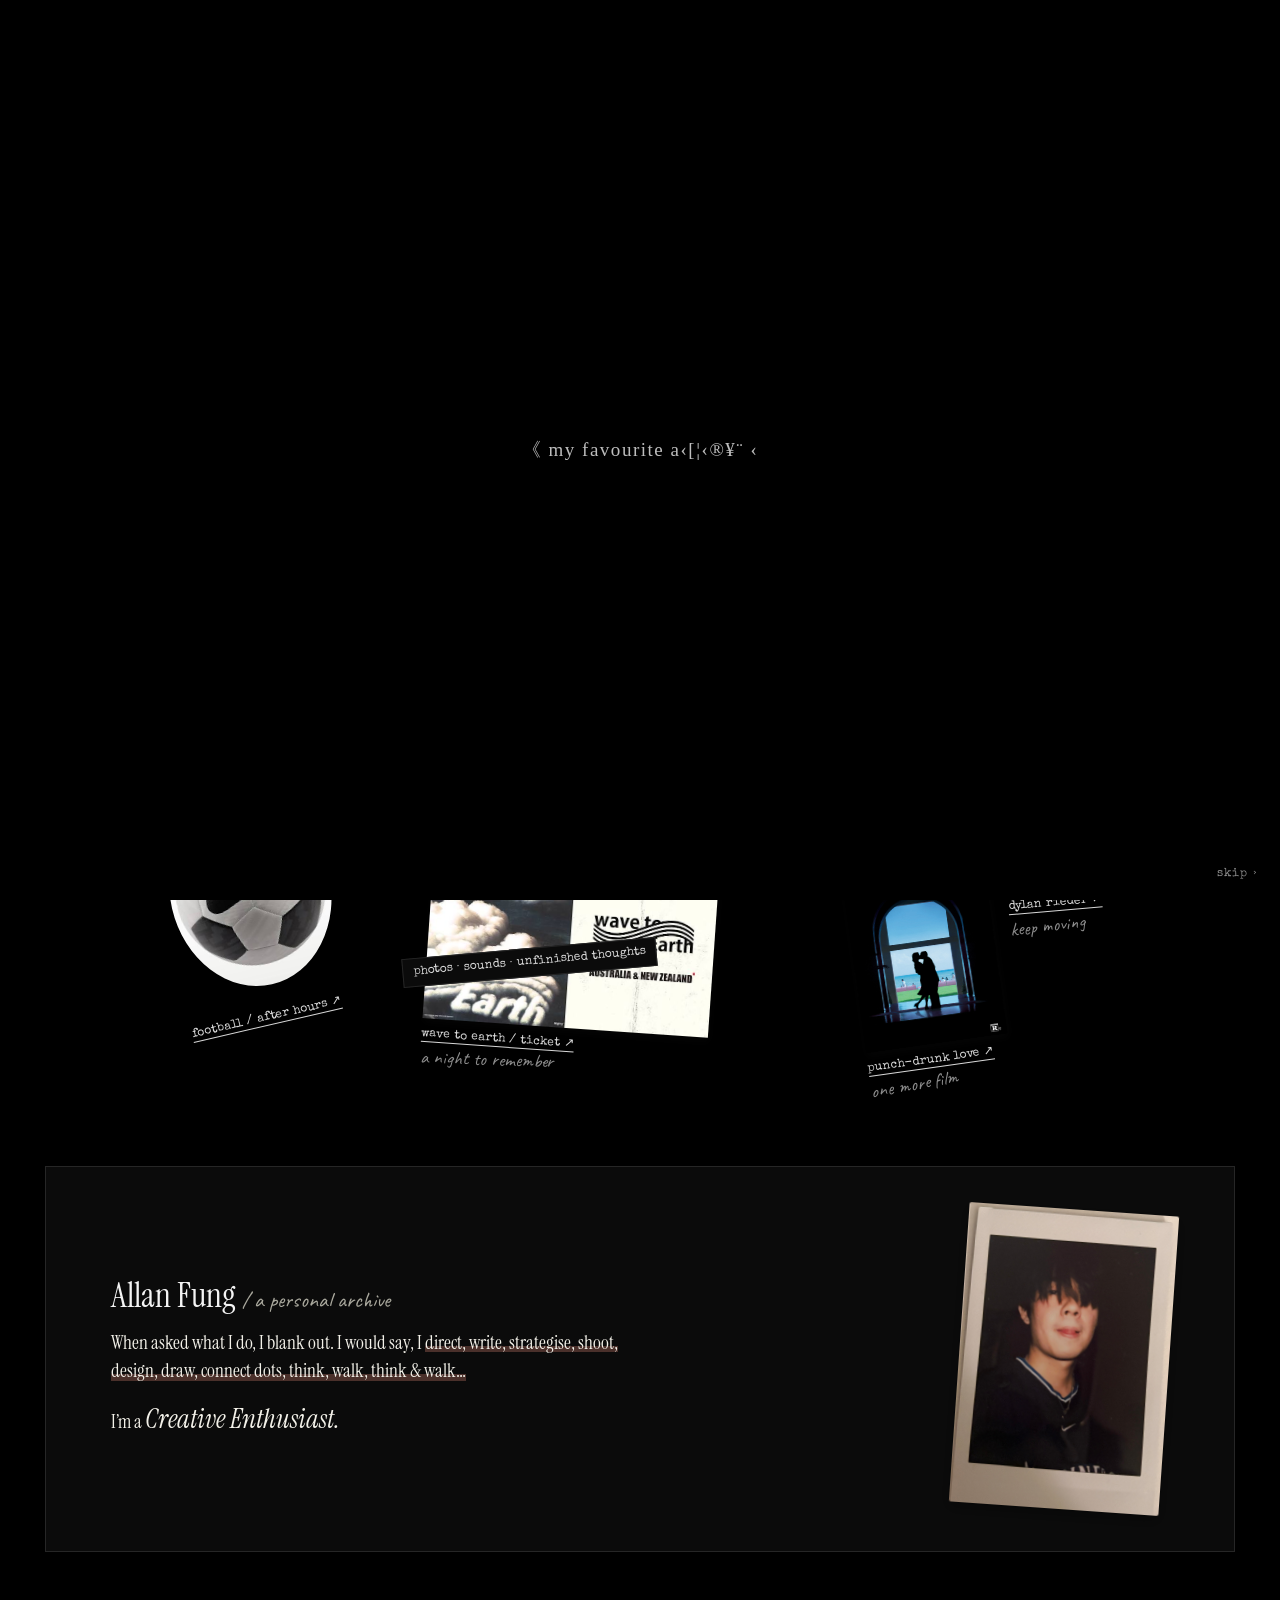
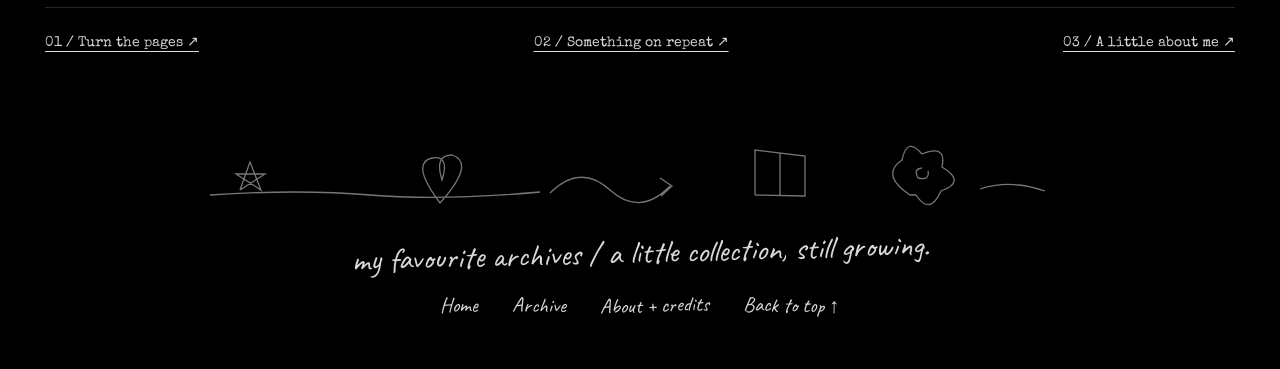
<file: index.html>
<!doctype html>
<html lang="en">
  <head>
    <meta charset="utf-8" />
    <meta name="viewport" content="width=device-width, initial-scale=1" />
    <meta name="theme-color" content="#000000" />
    <title>Home | Archive Dumps</title>
    <script>
      try {
        if (sessionStorage.getItem("bbs-intro-seen") !== "1")
          document.documentElement.classList.add("bbs-intro-on");
      } catch (e) {}
    </script>
    <link rel="stylesheet" href="css/styles.css?v=20261105m" />
    <script src="js/main.js?v=20261105m" defer></script>
    <link rel="stylesheet" href="css/playroom.css?v=20261105m" />
    <link rel="stylesheet" href="css/editorial.css?v=20261105m" />
    <link rel="stylesheet" href="css/print-finish.css?v=20261105m" />
    <script src="js/print-finish.js?v=20261105m" defer></script>
    <link rel="stylesheet" href="css/objects.css?v=20261105m" />
    <link rel="stylesheet" href="css/shared-nav.css?v=20261105m" />
    <script src="js/shared-nav.js?v=20261105m" defer></script>
    <link rel="stylesheet" href="css/refinement.css?v=20261105m" />
    <link rel="stylesheet" href="css/personal.css?v=20261105m" />
    <script src="js/personal.js?v=20261105m" defer></script>
    <link rel="stylesheet" href="css/night.css?v=20261105m" />
    <script src="js/bbs-intro.js?v=20261105m" defer></script>
    <script src="js/typed-lines.js?v=20261105m" defer></script>
  </head>
  <body id="top" class="page-index">
    <div id="bbs-intro" class="bbs-intro" aria-hidden="true">
      <div class="bbs-intro-lines">
        <p
          class="bbs-line bbs-garble"
          data-type="《 my favourite archives 》"
          data-mode="decode"
          hidden
        ></p>
        <p
          class="bbs-line bbs-mincho"
          data-type="《 things i keep coming back to 》"
          hidden
        ></p>
        <p
          class="bbs-line bbs-subtitle"
          data-type="a little collection, still growing."
          data-mode="subtitle"
          hidden
        ></p>
      </div>
      <span class="bbs-skip">skip ›</span>
    </div>
    <a class="skip" href="#main">Skip to content</a>
    <header class="room-toolbar">
      <div class="view-switch" role="group" aria-label="Archive view">
        <button
          id="paper-view"
          class="circle"
          title="Paper view"
          aria-label="Paper view"
          aria-pressed="true"
        >
          <svg viewBox="0 0 24 24">
            <path
              d="M12 5v15M12 5C9 3 5 3 2 5v14c3-2 7-2 10 1 3-3 7-3 10-1V5c-3-2-7-2-10 0Z"
            />
          </svg>
        </button>
        <button
          id="orbit-view"
          class="circle"
          title="Orbit view"
          aria-label="Orbit view"
          aria-pressed="false"
        >
          <svg viewBox="0 0 24 24">
            <ellipse cx="12" cy="12" rx="10" ry="5" transform="rotate(-35 12 12)" />
            <ellipse cx="12" cy="12" rx="5" ry="10" transform="rotate(-35 12 12)" />
            <circle cx="12" cy="12" r="2" />
          </svg>
        </button>
      </div>
      <a class="room-home" href="index.html">my favourite archives</a>
      <div class="room-actions">
        <button
          id="search-toggle"
          class="circle"
          aria-label="Search archive"
          title="Search archive"
          aria-expanded="false"
          aria-controls="search-panel"
        >
          <svg viewBox="0 0 24 24">
            <circle cx="10" cy="10" r="6" />
            <path d="m15 15 6 6" />
          </svg></button
        ><button
          id="menu-toggle"
          class="circle"
          aria-label="Open navigation"
          title="Navigation"
          aria-expanded="false"
          aria-controls="room-menu"
        >
          <svg viewBox="0 0 24 24"><path d="M4 6h16M4 12h16M4 18h16" /></svg>
        </button>
      </div>
    </header>
    <nav id="room-menu" class="floating-panel" hidden aria-label="Main navigation">
      <a href="index.html">Home</a><a href="archive.html">Archive</a
      ><a href="listening.html">Listening room</a><a href="playroom.html">Playroom</a
      ><a href="about.html">About</a>
    </nav>
    <form
      action="archive.html"
      id="search-panel"
      class="floating-panel search-panel"
      hidden
    >
      <label for="archive-search">Find something</label
      ><input
        id="archive-search"
        name="q"
        type="search"
        placeholder="Title or tag"
      /><label for="archive-category">Collection</label
      ><select id="archive-category" name="category">
        <option value="all">Everything</option>
        <option value="photos">Photos</option>
        <option value="objects">Objects</option>
        <option value="notes">Notes</option>
        <option value="music">Music</option></select
      ><button type="submit">Find entries</button
      ><button type="button" id="clear-search">Clear filters</button>
    </form>

    <main id="main" class="collage-home">
      <p class="folio">ALLAN / PERSONAL COLLECTION / VOL. 01</p>
      <div class="collage-board">
        <svg
          viewBox="0 0 900 100"
          fill="none"
          stroke="currentColor"
          stroke-width="1.3"
          aria-hidden="true"
        >
          <path
            d="M20 70Q110 64 180 70T350 67M50 65l10-28 11 28-25-16h29L50 65M250 78q-30-40-8-45 18-3 10 22-8-25 10-25 24 8-12 48M360 68q30-30 60-3t60-4m-10-8 12 8-11 10M565 70V25l50 6v40l-50-1m25-42v42M720 70q-30-20-8-35 5-24 20-6 25-10 20 13 25 15-1 24-11 25-25 4Zm12-27q-9 1-4 10 12 3 10-7M790 64q30-10 65 2"
          /></svg
        ><a class="scrap scrap-0" href="entry.html?id=night-walk&amp;from=home"
          ><img src="assets/collection/personal-1.jpg" alt="" /><span
            >sketches outside ↗</span
          ></a
        ><a class="scrap scrap-1" href="entry.html?id=blur&amp;from=home"
          ><img src="assets/collection/blur-new.png" alt="" /><span
            >blur / wembley ↗</span
          ><em class="scrap-note">blur / live</em></a
        ><a class="scrap scrap-2" href="entry.html?id=on-repeat&amp;from=home"
          ><img src="assets/collection/youngqueenz.jpg" alt="" /><span
            >spirited away ↗</span
          ><em class="scrap-note">on repeat</em></a
        ><a class="scrap scrap-3" href="entry.html?id=side-b&amp;from=home"
          ><img src="assets/collection/personal-6.jpg" alt="" /><span
            >side b / diary ↗</span
          ><em class="scrap-note">ideas on paper</em></a
        ><a class="scrap scrap-4" href="entry.html?id=dylan&amp;from=home"
          ><img src="assets/collection/dylan-new.png" alt="" /><span>dylan rieder ↗</span
          ><em class="scrap-note">keep moving</em></a
        ><a class="scrap scrap-5" href="entry.html?id=wave-to-earth&amp;from=home"
          ><img src="assets/collection/wave-new.png" alt="" /><span
            >wave to earth / ticket ↗</span
          ><em class="scrap-note">a night to remember</em></a
        ><a class="scrap scrap-6" href="entry.html?id=football&amp;from=home"
          ><img src="assets/collection/football.png" alt="" /><span
            >football / after hours ↗</span
          ></a
        ><a class="scrap scrap-7" href="entry.html?id=punch-drunk-love&amp;from=home"
          ><img src="assets/collection/film.jpg" alt="" /><span>punch-drunk love ↗</span
          ><em class="scrap-note">one more film</em></a
        >
        <section class="collage-title">
          <p class="mojibake" aria-hidden="true">‚¨‹C‚É“ü‚è‚ÌƒA[ƒJƒCƒu</p>
          <p class="subtitle-line">things i keep coming back to</p>
          <h1>ARCHIVE<br />DUMPS.</h1>
          <a class="primary" href="archive.html">Open the collection ↗</a>
        </section>
        <span class="collage-note">photos · sounds · unfinished thoughts</span>
      </div>
      <section class="home-introduction" aria-labelledby="hello-allan">
        <div class="intro-writing">
          <h2 id="hello-allan">Allan Fung <span>/ a personal archive</span></h2>
          <p>
            When asked what I do, I blank out. I would say, I
            <span class="ink-underline"
              >direct, write, strategise, shoot, design, draw, connect dots, think, walk,
              think &amp; walk…</span
            >
          </p>
          <p class="intro-signoff">I’m a <em>Creative Enthusiast.</em></p>
        </div>
        <figure class="intro-polaroid">
          <div class="polaroid-crop">
            <img
              src="assets/collection/allan-polaroid.jpg"
              alt="A Polaroid portrait of Allan Fung"
            />
          </div>
        </figure>
      </section>
      <div class="home-index">
        <a href="archive.html?view=paper">01 / Turn the pages ↗</a
        ><a href="listening.html">02 / Something on repeat ↗</a
        ><a href="about.html">03 / A little about me ↗</a>
      </div>
    </main>
    <footer class="sketch-footer">
      <svg
        viewBox="0 0 900 100"
        fill="none"
        stroke="currentColor"
        stroke-width="1.3"
        aria-hidden="true"
      >
        <path
          d="M20 70Q110 64 180 70T350 67M50 65l10-28 11 28-25-16h29L50 65M250 78q-30-40-8-45 18-3 10 22-8-25 10-25 24 8-12 48M360 68q30-30 60-3t60-4m-10-8 12 8-11 10M565 70V25l50 6v40l-50-1m25-42v42M720 70q-30-20-8-35 5-24 20-6 25-10 20 13 25 15-1 24-11 25-25 4Zm12-27q-9 1-4 10 12 3 10-7M790 64q30-10 65 2"
        />
      </svg>
      <p>
        my favourite archives /
        <span class="keep-together">a little collection, still growing.</span>
      </p>
      <nav aria-label="Footer navigation">
        <a href="index.html">Home</a><a href="archive.html">Archive</a
        ><a href="about.html#credits">About + credits</a><a href="#top">Back to top ↑</a>
      </nav>
    </footer>
  </body>
</html>
</file>
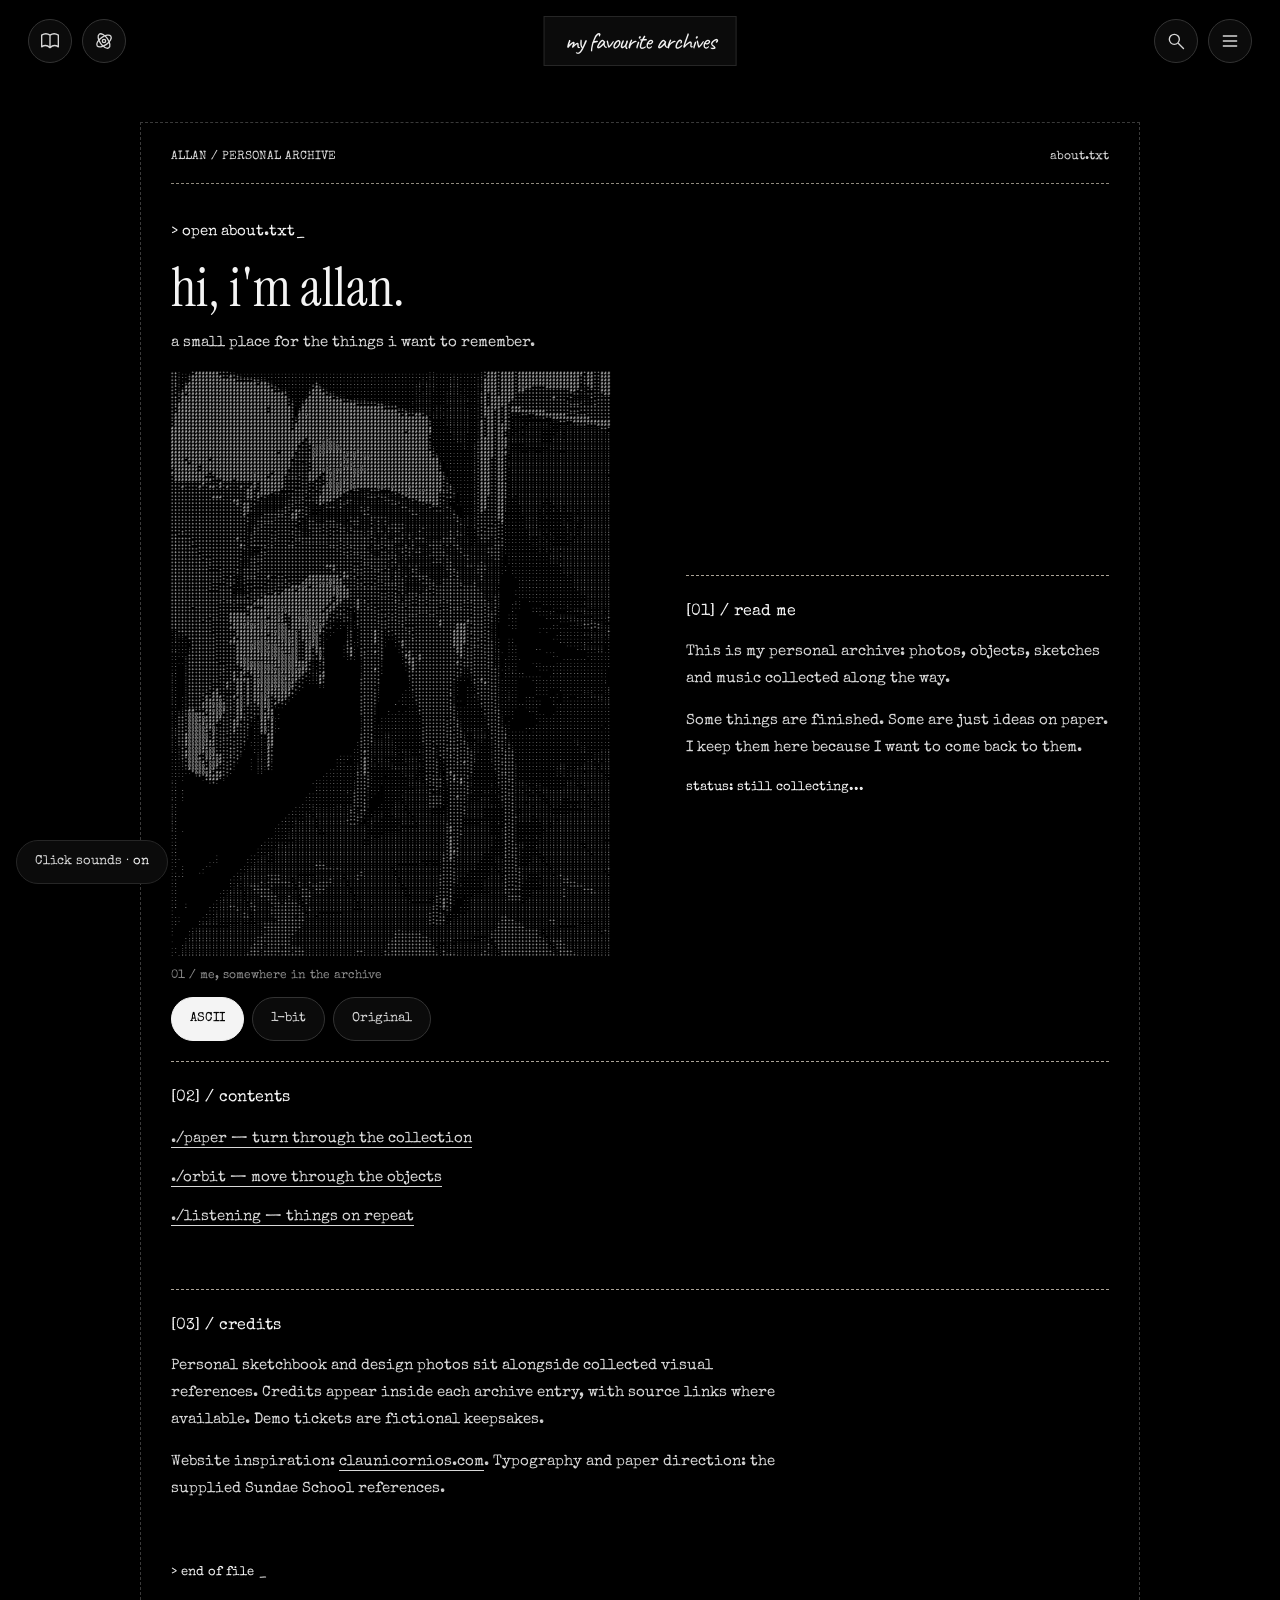
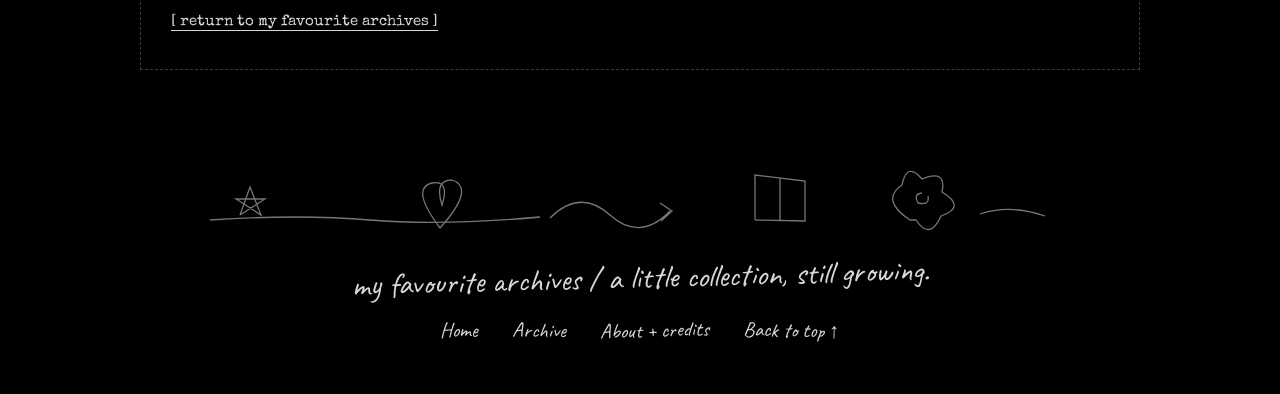
<file: about.html>
<!doctype html>
<html lang="en">
  <head>
    <meta charset="utf-8" />
    <meta name="viewport" content="width=device-width, initial-scale=1" />
    <meta name="theme-color" content="#000000" />
    <title>About | Archive Dumps</title>
    <link rel="stylesheet" href="css/styles.css?v=20261105m" />
    <script src="js/main.js?v=20261105m" defer></script>
    <link rel="stylesheet" href="css/editorial.css?v=20261105m" />
    <link rel="stylesheet" href="css/print-finish.css?v=20261105m" />
    <script src="js/print-finish.js?v=20261105m" defer></script>
    <link rel="stylesheet" href="css/objects.css?v=20261105m" />
    <link rel="stylesheet" href="css/shared-nav.css?v=20261105m" />
    <script src="js/shared-nav.js?v=20261105m" defer></script>
    <link rel="stylesheet" href="css/refinement.css?v=20261105m" />
    <link rel="stylesheet" href="css/personal.css?v=20261105m" />
    <script src="js/personal.js?v=20261105m" defer></script>
    <link rel="stylesheet" href="css/night.css?v=20261105m" />
    <script src="js/typed-lines.js?v=20261105m" defer></script>
  </head>
  <body id="top" class="page-about">
    <a class="skip" href="#main">Skip to content</a>
    <header class="room-toolbar">
      <div class="view-switch" role="group" aria-label="Archive view">
        <button
          id="paper-view"
          class="circle"
          title="Paper view"
          aria-label="Paper view"
          aria-pressed="true"
        >
          <svg viewBox="0 0 24 24">
            <path
              d="M12 5v15M12 5C9 3 5 3 2 5v14c3-2 7-2 10 1 3-3 7-3 10-1V5c-3-2-7-2-10 0Z"
            />
          </svg>
        </button>
        <button
          id="orbit-view"
          class="circle"
          title="Orbit view"
          aria-label="Orbit view"
          aria-pressed="false"
        >
          <svg viewBox="0 0 24 24">
            <ellipse cx="12" cy="12" rx="10" ry="5" transform="rotate(-35 12 12)" />
            <ellipse cx="12" cy="12" rx="5" ry="10" transform="rotate(-35 12 12)" />
            <circle cx="12" cy="12" r="2" />
          </svg>
        </button>
      </div>
      <a class="room-home" href="index.html">my favourite archives</a>
      <div class="room-actions">
        <button
          id="search-toggle"
          class="circle"
          aria-label="Search archive"
          title="Search archive"
          aria-expanded="false"
          aria-controls="search-panel"
        >
          <svg viewBox="0 0 24 24">
            <circle cx="10" cy="10" r="6" />
            <path d="m15 15 6 6" />
          </svg></button
        ><button
          id="menu-toggle"
          class="circle"
          aria-label="Open navigation"
          title="Navigation"
          aria-expanded="false"
          aria-controls="room-menu"
        >
          <svg viewBox="0 0 24 24"><path d="M4 6h16M4 12h16M4 18h16" /></svg>
        </button>
      </div>
    </header>
    <nav id="room-menu" class="floating-panel" hidden aria-label="Main navigation">
      <a href="index.html">Home</a><a href="archive.html">Archive</a
      ><a href="listening.html">Listening room</a><a href="playroom.html">Playroom</a
      ><a href="about.html">About</a>
    </nav>
    <form
      action="archive.html"
      id="search-panel"
      class="floating-panel search-panel"
      hidden
    >
      <label for="archive-search">Find something</label
      ><input
        id="archive-search"
        name="q"
        type="search"
        placeholder="Title or tag"
      /><label for="archive-category">Collection</label
      ><select id="archive-category" name="category">
        <option value="all">Everything</option>
        <option value="photos">Photos</option>
        <option value="objects">Objects</option>
        <option value="notes">Notes</option>
        <option value="music">Music</option></select
      ><button type="submit">Find entries</button
      ><button type="button" id="clear-search">Clear filters</button>
    </form>

    <main id="main" class="terminal-about">
      <div class="terminal-bar">
        <span>ALLAN / PERSONAL ARCHIVE</span><span>about.txt</span>
      </div>
      <p class="terminal-command">
        &gt; open about.txt<span class="type-cursor" aria-hidden="true">_</span>
      </p>
      <h1>hi, i'm allan.</h1>
      <p class="typed-intro">a small place for the things i want to remember.</p>
      <div class="about-columns">
        <figure class="portrait-study">
          <canvas
            id="ascii-portrait"
            width="640"
            height="850"
            role="img"
            aria-label="Black-and-white ASCII portrait of Allan beside a television"
          ></canvas
          ><img
            id="portrait-original"
            src="assets/collection/about-original.jpg"
            alt="Allan beside a CRT television"
            hidden
          />
          <figcaption>01 / me, somewhere in the archive</figcaption>
          <div class="portrait-modes" role="group" aria-label="Portrait style">
            <button data-portrait="ascii" aria-pressed="true">ASCII</button
            ><button data-portrait="bit" aria-pressed="false">1-bit</button
            ><button data-portrait="original" aria-pressed="false">Original</button>
          </div>
        </figure>
        <section>
          <h2>[01] / read me</h2>
          <p>
            This is my personal archive: photos, objects, sketches and music collected
            along the way.
          </p>
          <p>
            Some things are finished. Some are just ideas on paper. I keep them here
            because I want to come back to them.
          </p>
          <p class="terminal-note">status: still collecting...</p>
        </section>
      </div>
      <section>
        <h2>[02] / contents</h2>
        <ul class="terminal-list">
          <li>
            <a href="archive.html?view=paper">./paper — turn through the collection</a>
          </li>
          <li>
            <a href="archive.html?view=orbit">./orbit — move through the objects</a>
          </li>
          <li><a href="listening.html">./listening — things on repeat</a></li>
        </ul>
      </section>
      <section id="credits">
        <h2>[03] / credits</h2>
        <p>
          Personal sketchbook and design photos sit alongside collected visual references.
          Credits appear inside each archive entry, with source links where available.
          Demo tickets are fictional keepsakes.
        </p>
        <p>
          Website inspiration: <a href="https://claunicornios.com/">claunicornios.com</a>.
          Typography and paper direction: the supplied Sundae School references.
        </p>
      </section>
      <p class="terminal-end">&gt; end of file <span aria-hidden="true">_</span></p>
      <a class="terminal-return" href="archive.html"
        >[ return to my favourite archives ]</a
      >
    </main>
    <footer class="sketch-footer">
      <svg
        viewBox="0 0 900 100"
        fill="none"
        stroke="currentColor"
        stroke-width="1.3"
        aria-hidden="true"
      >
        <path
          d="M20 70Q110 64 180 70T350 67M50 65l10-28 11 28-25-16h29L50 65M250 78q-30-40-8-45 18-3 10 22-8-25 10-25 24 8-12 48M360 68q30-30 60-3t60-4m-10-8 12 8-11 10M565 70V25l50 6v40l-50-1m25-42v42M720 70q-30-20-8-35 5-24 20-6 25-10 20 13 25 15-1 24-11 25-25 4Zm12-27q-9 1-4 10 12 3 10-7M790 64q30-10 65 2"
        />
      </svg>
      <p>
        my favourite archives /
        <span class="keep-together">a little collection, still growing.</span>
      </p>
      <nav aria-label="Footer navigation">
        <a href="index.html">Home</a><a href="archive.html">Archive</a
        ><a href="about.html#credits">About + credits</a><a href="#top">Back to top ↑</a>
      </nav>
    </footer>
  </body>
</html>
</file>
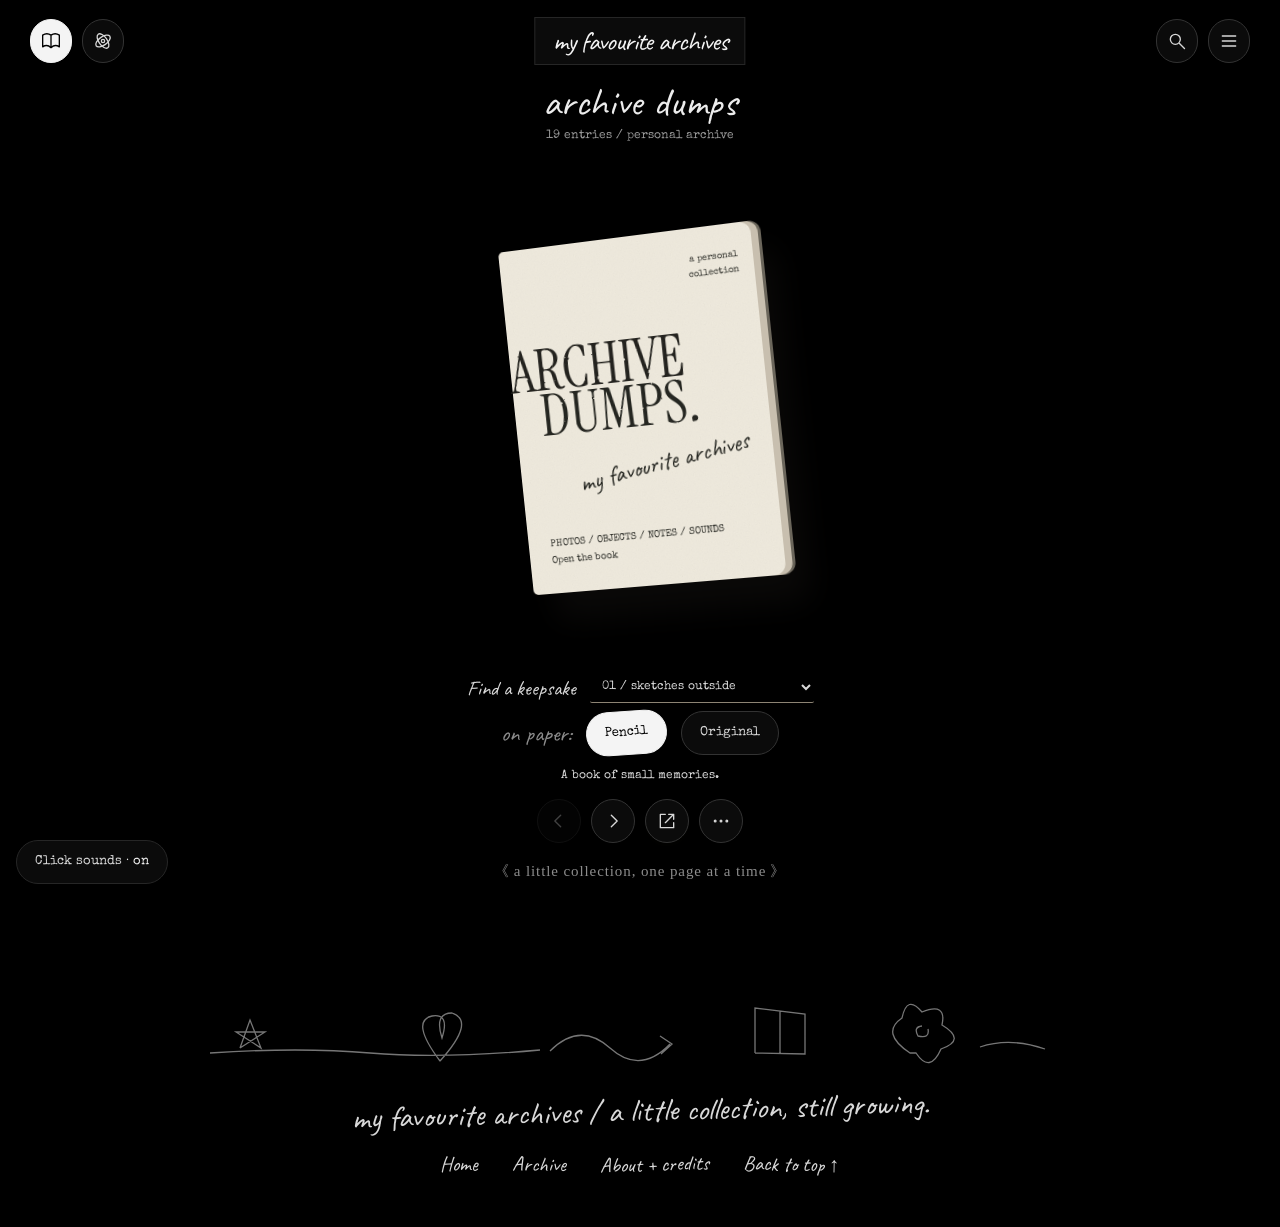
<file: archive.html>
<!doctype html>
<html lang="en">
  <head>
    <meta charset="utf-8" />
    <meta name="viewport" content="width=device-width, initial-scale=1" />
    <meta name="theme-color" content="#000000" />
    <title>Archive | Archive Dumps</title>
    <link rel="stylesheet" href="css/styles.css?v=20261105m" />
    <link rel="stylesheet" href="css/editorial.css?v=20261105m" />
    <link rel="stylesheet" href="css/archive-room.css?v=20261105m" />
    <script src="js/main.js?v=20261105m" defer></script>
    <script src="js/archive-room.js?v=20261105m" defer></script>
    <link rel="stylesheet" href="css/print-finish.css?v=20261105m" />
    <script src="js/print-finish.js?v=20261105m" defer></script>
    <link rel="stylesheet" href="css/objects.css?v=20261105m" />
    <link rel="stylesheet" href="css/refinement.css?v=20261105m" />
    <link rel="stylesheet" href="css/personal.css?v=20261105m" />
    <script src="js/personal.js?v=20261105m" defer></script>
    <link rel="stylesheet" href="css/night.css?v=20261105m" />
    <script src="js/typed-lines.js?v=20261105m" defer></script>
  </head>
  <body class="archive-room" id="top">
    <a class="skip" href="#main">Skip to archive</a>
    <header class="room-toolbar">
      <div class="view-switch" role="group" aria-label="Archive view">
        <button
          id="paper-view"
          class="circle"
          title="Paper view"
          aria-label="Paper view"
          aria-pressed="true"
        >
          <svg viewBox="0 0 24 24">
            <path
              d="M12 5v15M12 5C9 3 5 3 2 5v14c3-2 7-2 10 1 3-3 7-3 10-1V5c-3-2-7-2-10 0Z"
            />
          </svg>
        </button>
        <button
          id="orbit-view"
          class="circle"
          title="Orbit view"
          aria-label="Orbit view"
          aria-pressed="false"
        >
          <svg viewBox="0 0 24 24">
            <ellipse cx="12" cy="12" rx="10" ry="5" transform="rotate(-35 12 12)" />
            <ellipse cx="12" cy="12" rx="5" ry="10" transform="rotate(-35 12 12)" />
            <circle cx="12" cy="12" r="2" />
          </svg>
        </button>
      </div>
      <a class="room-home" href="index.html">my favourite archives</a>
      <div class="room-actions">
        <button
          id="search-toggle"
          class="circle"
          aria-label="Search archive"
          title="Search archive"
          aria-expanded="false"
          aria-controls="search-panel"
        >
          <svg viewBox="0 0 24 24">
            <circle cx="10" cy="10" r="6" />
            <path d="m15 15 6 6" />
          </svg></button
        ><button
          id="menu-toggle"
          class="circle"
          aria-label="Open navigation"
          title="Navigation"
          aria-expanded="false"
          aria-controls="room-menu"
        >
          <svg viewBox="0 0 24 24"><path d="M4 6h16M4 12h16M4 18h16" /></svg>
        </button>
      </div>
    </header>
    <nav id="room-menu" class="floating-panel" hidden aria-label="Main navigation">
      <a href="index.html">Home</a><a href="archive.html" aria-current="page">Archive</a
      ><a href="listening.html">Listening room</a><a href="playroom.html">Playroom</a
      ><a href="about.html">About</a>
    </nav>
    <form id="search-panel" class="floating-panel search-panel" hidden>
      <label for="archive-search">Find something</label
      ><input
        id="archive-search"
        name="q"
        type="search"
        placeholder="Title or tag"
      /><label for="archive-category">Collection</label
      ><select id="archive-category" name="category">
        <option value="all">Everything</option>
        <option value="photos">Photos</option>
        <option value="objects">Objects</option>
        <option value="notes">Notes</option>
        <option value="music">Music</option></select
      ><button type="submit">Find entries</button
      ><button type="button" id="clear-search">Clear filters</button>
    </form>
    <main id="main">
      <div class="room-title">
        <h1>archive dumps</h1>
        <p id="collection-count">4 entries / personal archive</p>
        <p id="active-filter" class="active-filter" hidden>
          <span id="active-filter-label"></span
          ><button type="button" id="active-filter-clear">× clear</button>
        </p>
      </div>
      <div class="archive-stage" id="archive-stage">
        <div id="paper-scene" class="paper-scene">
          <button id="book-cover" class="book-cover" aria-label="Open archive book">
            <span class="cover-small">a personal collection</span
            ><strong>ARCHIVE<br /><span>DUMPS.</span></strong
            ><span class="cover-hand">my favourite archives</span
            ><span class="cover-bottom"
              >PHOTOS / OBJECTS / NOTES / SOUNDS<br />Open the book</span
            >
          </button>
          <div id="archive-book" class="archive-book" hidden>
            <article class="sheet sheet-left" id="sheet-left"></article>
            <article class="sheet sheet-right" id="sheet-right"></article>
            <button
              class="page-edge prev-edge"
              id="edge-prev"
              aria-label="Previous entry"
              title="Previous entry"
            ></button
            ><button
              class="page-edge next-edge"
              id="edge-next"
              aria-label="Next entry"
              title="Next entry"
            ></button>
          </div>
        </div>
        <div
          id="orbit-scene"
          class="orbit-scene"
          tabindex="0"
          aria-label="Object orbit. Drag to rotate. Arrow keys rotate; plus and minus zoom."
          hidden
        >
          <div class="orbit-center" aria-hidden="true">
            EVERY<br /><span>LITTLE</span><br />THING.
          </div>
          <div id="orbit-items"></div>
        </div>
        <p id="empty-archive" role="status" hidden>
          <span id="empty-message">No entries match.</span><br /><button id="empty-reset">
            Show everything
          </button>
        </p>
      </div>
      <label class="jump-label" for="entry-jump"
        >Find a keepsake
        <select id="entry-jump" aria-label="Choose archive entry"></select></label
      ><button id="spin-toggle" class="spin-toggle" hidden>Pause orbit Ⅱ</button>
      <div id="orbit-controls" hidden>
        <button id="orbit-out" aria-label="Zoom out">−</button
        ><button id="orbit-reset">Reset orbit</button
        ><button id="orbit-in" aria-label="Zoom in">+</button
        ><small>drag to turn · arrows to rotate · + / − to zoom</small>
      </div>
      <div class="layout-choice" role="group" aria-label="Page layout">
        <span>on paper:</span
        ><button data-layout="pencil" aria-pressed="true">Pencil</button
        ><button data-layout="original" aria-pressed="false">Original</button>
      </div>
      <div class="archive-bottom">
        <p id="entry-status" aria-live="polite">A book of small memories.</p>
        <div class="round-controls" aria-label="Archive controls">
          <button
            id="previous"
            class="circle solid"
            aria-label="Previous entry"
            title="Previous entry"
          >
            <svg viewBox="0 0 24 24"><path d="m14 5-7 7 7 7" /></svg></button
          ><button
            id="next"
            class="circle solid"
            aria-label="Next entry"
            title="Next entry"
          >
            <svg viewBox="0 0 24 24"><path d="m10 5 7 7-7 7" /></svg></button
          ><a
            id="read-entry"
            class="circle solid"
            href="entry.html?id=night-walk&amp;from=archive"
            aria-label="Read selected entry"
            title="Read entry"
            ><svg viewBox="0 0 24 24">
              <path d="M14 4h6v6M20 4l-10 10M10 4H4v16h16v-6" /></svg></a
          ><button
            id="more-toggle"
            class="circle solid"
            aria-label="More archive options"
            title="More options"
            aria-expanded="false"
            aria-controls="archive-options"
          >
            <svg viewBox="0 0 24 24">
              <circle cx="5" cy="12" r="1" />
              <circle cx="12" cy="12" r="1" />
              <circle cx="19" cy="12" r="1" />
            </svg>
          </button>
        </div>
        <div id="archive-options" class="archive-options" hidden>
          <button id="close-book">Close book</button
          ><label class="local-photo"
            >Choose image for this entry<input
              type="file"
              id="entry-photo"
              accept="image/*" /></label
          ><button id="remove-photo">Remove local image</button>
          <p>Images stay in this tab and reset on reload.</p>
        </div>
        <p class="handwritten" id="view-hint">a little collection, one page at a time</p>
      </div>
      <noscript
        ><p>
          <a href="entry.html?id=night-walk">Night walk</a> /
          <a href="entry.html?id=ticket-stub">Ticket stub</a> /
          <a href="entry.html?id=unfinished-thought">Unfinished thought</a> /
          <a href="entry.html?id=on-repeat">On repeat</a>
        </p></noscript
      >
    </main>
    <footer class="sketch-footer">
      <svg
        viewBox="0 0 900 100"
        fill="none"
        stroke="currentColor"
        stroke-width="1.3"
        aria-hidden="true"
      >
        <path
          d="M20 70Q110 64 180 70T350 67M50 65l10-28 11 28-25-16h29L50 65M250 78q-30-40-8-45 18-3 10 22-8-25 10-25 24 8-12 48M360 68q30-30 60-3t60-4m-10-8 12 8-11 10M565 70V25l50 6v40l-50-1m25-42v42M720 70q-30-20-8-35 5-24 20-6 25-10 20 13 25 15-1 24-11 25-25 4Zm12-27q-9 1-4 10 12 3 10-7M790 64q30-10 65 2"
        />
      </svg>
      <p>
        my favourite archives /
        <span class="keep-together">a little collection, still growing.</span>
      </p>
      <nav aria-label="Footer navigation">
        <a href="index.html">Home</a><a href="archive.html">Archive</a
        ><a href="about.html#credits">About + credits</a><a href="#top">Back to top ↑</a>
      </nav>
    </footer>
  </body>
</html>
</file>
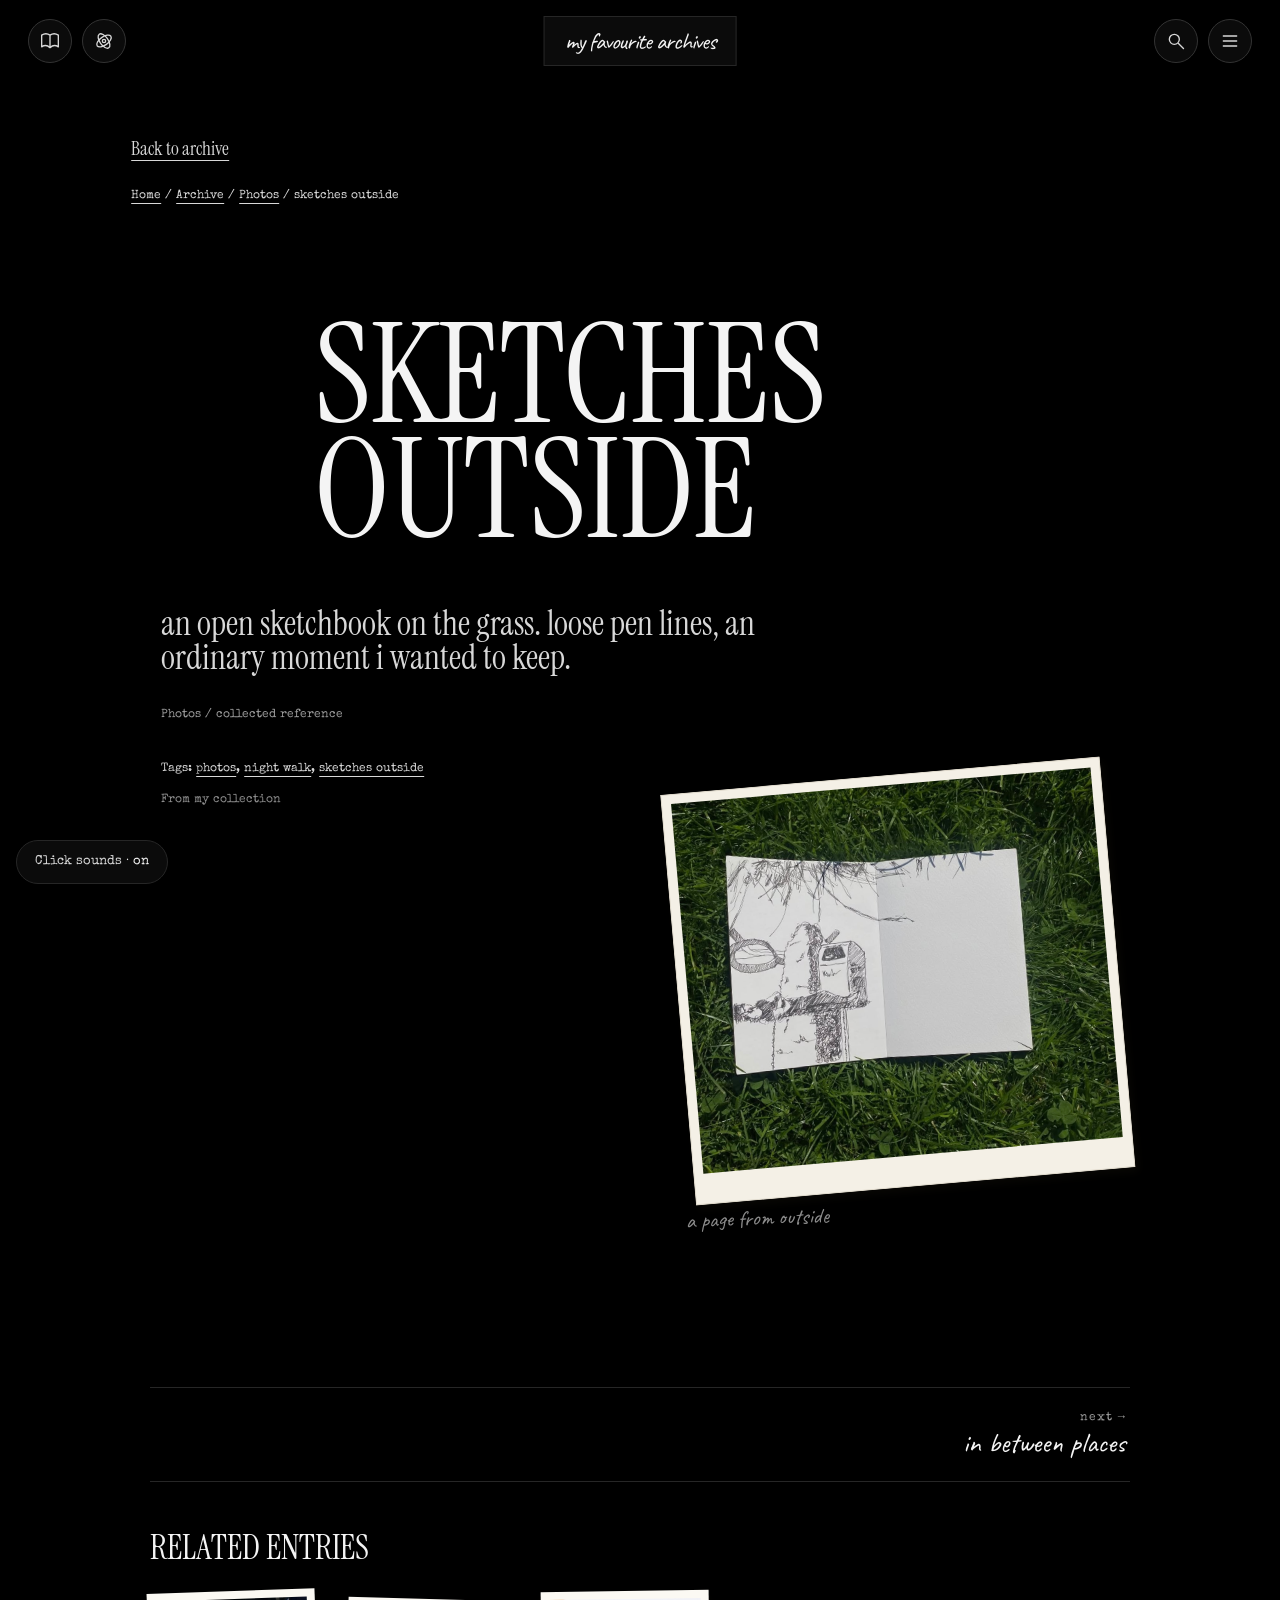
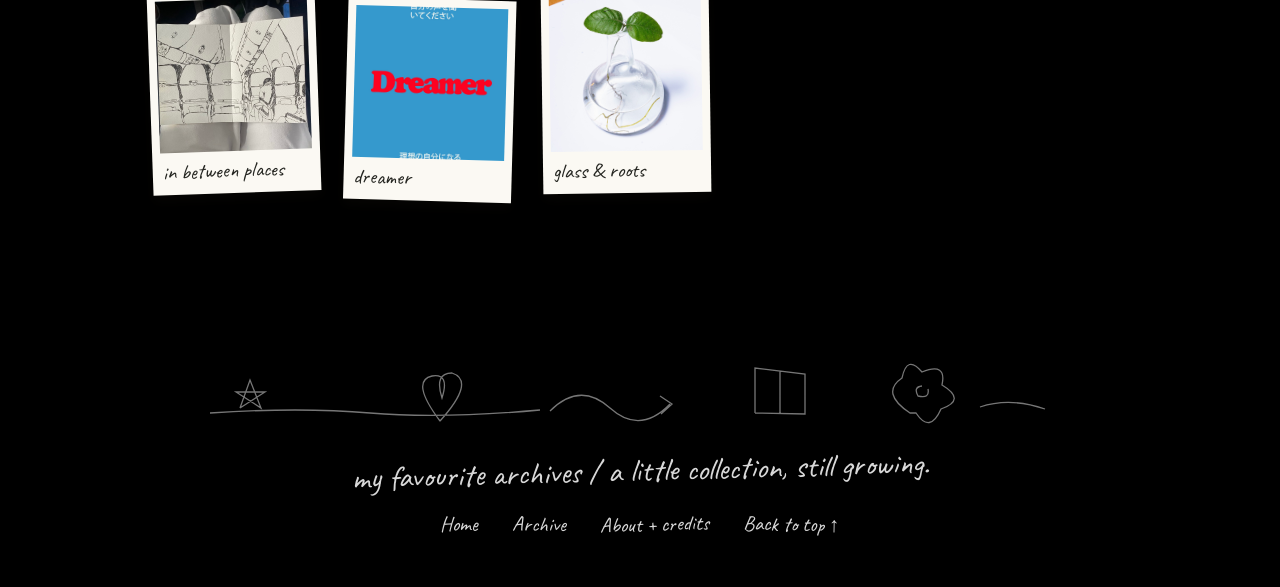
<file: entry.html>
<!doctype html>
<html lang="en">
  <head>
    <meta charset="utf-8" />
    <meta name="viewport" content="width=device-width, initial-scale=1" />
    <meta name="theme-color" content="#000000" />
    <title>Entry | Archive Dumps</title>
    <link rel="stylesheet" href="css/styles.css?v=20261105m" />
    <script src="js/main.js?v=20261105m" defer></script>
    <link rel="stylesheet" href="css/editorial.css?v=20261105m" />
    <link rel="stylesheet" href="css/print-finish.css?v=20261105m" />
    <script src="js/print-finish.js?v=20261105m" defer></script>
    <link rel="stylesheet" href="css/objects.css?v=20261105m" />
    <link rel="stylesheet" href="css/shared-nav.css?v=20261105m" />
    <script src="js/shared-nav.js?v=20261105m" defer></script>
    <link rel="stylesheet" href="css/refinement.css?v=20261105m" />
    <link rel="stylesheet" href="css/personal.css?v=20261105m" />
    <script src="js/personal.js?v=20261105m" defer></script>
    <link rel="stylesheet" href="css/night.css?v=20261105m" />
    <script src="js/typed-lines.js?v=20261105m" defer></script>
  </head>
  <body id="top" class="page-entry">
    <a class="skip" href="#main">Skip to content</a>
    <header class="room-toolbar">
      <div class="view-switch" role="group" aria-label="Archive view">
        <button
          id="paper-view"
          class="circle"
          title="Paper view"
          aria-label="Paper view"
          aria-pressed="true"
        >
          <svg viewBox="0 0 24 24">
            <path
              d="M12 5v15M12 5C9 3 5 3 2 5v14c3-2 7-2 10 1 3-3 7-3 10-1V5c-3-2-7-2-10 0Z"
            />
          </svg>
        </button>
        <button
          id="orbit-view"
          class="circle"
          title="Orbit view"
          aria-label="Orbit view"
          aria-pressed="false"
        >
          <svg viewBox="0 0 24 24">
            <ellipse cx="12" cy="12" rx="10" ry="5" transform="rotate(-35 12 12)" />
            <ellipse cx="12" cy="12" rx="5" ry="10" transform="rotate(-35 12 12)" />
            <circle cx="12" cy="12" r="2" />
          </svg>
        </button>
      </div>
      <a class="room-home" href="index.html">my favourite archives</a>
      <div class="room-actions">
        <button
          id="search-toggle"
          class="circle"
          aria-label="Search archive"
          title="Search archive"
          aria-expanded="false"
          aria-controls="search-panel"
        >
          <svg viewBox="0 0 24 24">
            <circle cx="10" cy="10" r="6" />
            <path d="m15 15 6 6" />
          </svg></button
        ><button
          id="menu-toggle"
          class="circle"
          aria-label="Open navigation"
          title="Navigation"
          aria-expanded="false"
          aria-controls="room-menu"
        >
          <svg viewBox="0 0 24 24"><path d="M4 6h16M4 12h16M4 18h16" /></svg>
        </button>
      </div>
    </header>
    <nav id="room-menu" class="floating-panel" hidden aria-label="Main navigation">
      <a href="index.html">Home</a><a href="archive.html">Archive</a
      ><a href="listening.html">Listening room</a><a href="playroom.html">Playroom</a
      ><a href="about.html">About</a>
    </nav>
    <form
      action="archive.html"
      id="search-panel"
      class="floating-panel search-panel"
      hidden
    >
      <label for="archive-search">Find something</label
      ><input
        id="archive-search"
        name="q"
        type="search"
        placeholder="Title or tag"
      /><label for="archive-category">Collection</label
      ><select id="archive-category" name="category">
        <option value="all">Everything</option>
        <option value="photos">Photos</option>
        <option value="objects">Objects</option>
        <option value="notes">Notes</option>
        <option value="music">Music</option></select
      ><button type="submit">Find entries</button
      ><button type="button" id="clear-search">Clear filters</button>
    </form>

    <main id="main">
      <p><a id="return-link" href="archive.html">Back to archive</a></p>
      <nav id="breadcrumb" aria-label="Breadcrumb">
        <a href="index.html">Home</a> / <a href="archive.html">Archive</a> /
        <a id="entry-category" href="archive.html?category=photos">Photos</a> /
        <span id="breadcrumb-title">sketches outside</span>
      </nav>
      <article id="entry-content">
        <h1 id="entry-title">sketches outside</h1>
        <p id="entry-meta">Photos / collected reference</p>
        <p id="entry-description">
          an open sketchbook on the grass. loose pen lines, an ordinary moment i wanted to
          keep.
        </p>
        <h2 id="story-heading" hidden>the story</h2>
        <p id="entry-story" hidden></p>
        <figure>
          <p id="entry-media">
            <img src="assets/collection/personal-1.jpg" alt="sketches outside" />
          </p>
          <figcaption id="entry-caption">a page from outside</figcaption>
        </figure>
        <p>
          Tags:
          <span id="entry-tags"
            ><a href="archive.html?q=photos">photos</a>,
            <a href="archive.html?q=night%20walk">night walk</a>,
            <a href="archive.html?q=sketches%20outside">sketches outside</a></span
          >
        </p>
        <p id="entry-credit">From my collection</p>
        <p id="music-link" hidden><a href="listening.html">Open in listening room</a></p>
      </article>
      <nav id="entry-pagination" aria-label="Entries">
        <a id="previous-entry" href="entry.html?id=on-repeat">Previous entry</a
        ><span id="pagination-separator" aria-hidden="true"> | </span
        ><a id="next-entry" href="entry.html?id=ticket-stub">Next entry</a>
      </nav>
      <section id="related-section">
        <h2>related entries</h2>
        <ul id="related">
          <li><a href="entry.html?id=cabin-sketch">in between places</a></li>
          <li><a href="entry.html?id=dreamer">dreamer</a></li>
        </ul>
      </section>
      <noscript
        ><p>Turn on JavaScript to open the other entries in the archive.</p></noscript
      >
    </main>
    <footer class="sketch-footer">
      <svg
        viewBox="0 0 900 100"
        fill="none"
        stroke="currentColor"
        stroke-width="1.3"
        aria-hidden="true"
      >
        <path
          d="M20 70Q110 64 180 70T350 67M50 65l10-28 11 28-25-16h29L50 65M250 78q-30-40-8-45 18-3 10 22-8-25 10-25 24 8-12 48M360 68q30-30 60-3t60-4m-10-8 12 8-11 10M565 70V25l50 6v40l-50-1m25-42v42M720 70q-30-20-8-35 5-24 20-6 25-10 20 13 25 15-1 24-11 25-25 4Zm12-27q-9 1-4 10 12 3 10-7M790 64q30-10 65 2"
        />
      </svg>
      <p>
        my favourite archives /
        <span class="keep-together">a little collection, still growing.</span>
      </p>
      <nav aria-label="Footer navigation">
        <a href="index.html">Home</a><a href="archive.html">Archive</a
        ><a href="about.html#credits">About + credits</a><a href="#top">Back to top ↑</a>
      </nav>
    </footer>
  </body>
</html>
</file>
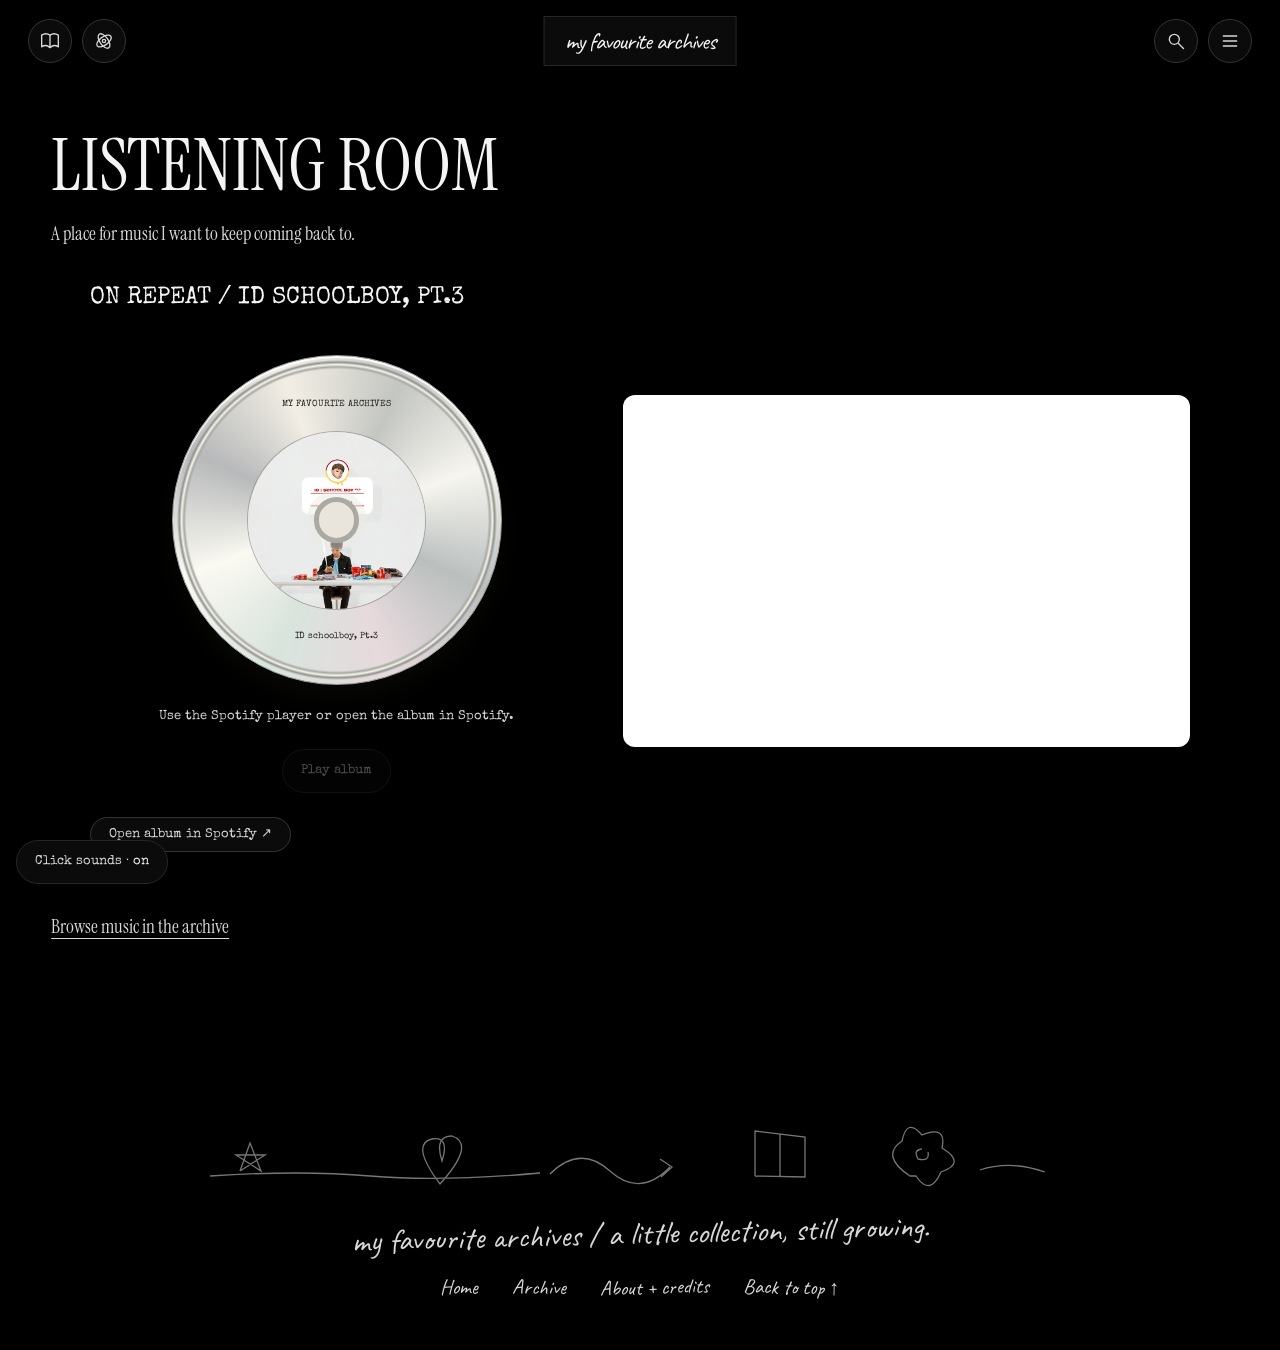
<file: listening.html>
<!doctype html>
<html lang="en">
  <head>
    <meta charset="utf-8" />
    <meta name="viewport" content="width=device-width, initial-scale=1" />
    <meta name="theme-color" content="#000000" />
    <title>Listening room | Archive Dumps</title>
    <link rel="stylesheet" href="css/styles.css?v=20261105m" />
    <script src="js/main.js?v=20261105m" defer></script>
    <link rel="stylesheet" href="css/editorial.css?v=20261105m" />
    <link rel="stylesheet" href="css/print-finish.css?v=20261105m" />
    <script src="js/print-finish.js?v=20261105m" defer></script>
    <link rel="stylesheet" href="css/objects.css?v=20261105m" />
    <link rel="stylesheet" href="css/shared-nav.css?v=20261105m" />
    <script src="js/shared-nav.js?v=20261105m" defer></script>
    <link rel="stylesheet" href="css/refinement.css?v=20261105m" />
    <link rel="stylesheet" href="css/personal.css?v=20261105m" />
    <script src="js/personal.js?v=20261105m" defer></script>
    <link rel="stylesheet" href="css/night.css?v=20261105m" />
    <script src="js/typed-lines.js?v=20261105m" defer></script>
  </head>
  <body id="top" class="page-listening">
    <a class="skip" href="#main">Skip to content</a>
    <header class="room-toolbar">
      <div class="view-switch" role="group" aria-label="Archive view">
        <button
          id="paper-view"
          class="circle"
          title="Paper view"
          aria-label="Paper view"
          aria-pressed="true"
        >
          <svg viewBox="0 0 24 24">
            <path
              d="M12 5v15M12 5C9 3 5 3 2 5v14c3-2 7-2 10 1 3-3 7-3 10-1V5c-3-2-7-2-10 0Z"
            />
          </svg>
        </button>
        <button
          id="orbit-view"
          class="circle"
          title="Orbit view"
          aria-label="Orbit view"
          aria-pressed="false"
        >
          <svg viewBox="0 0 24 24">
            <ellipse cx="12" cy="12" rx="10" ry="5" transform="rotate(-35 12 12)" />
            <ellipse cx="12" cy="12" rx="5" ry="10" transform="rotate(-35 12 12)" />
            <circle cx="12" cy="12" r="2" />
          </svg>
        </button>
      </div>
      <a class="room-home" href="index.html">my favourite archives</a>
      <div class="room-actions">
        <button
          id="search-toggle"
          class="circle"
          aria-label="Search archive"
          title="Search archive"
          aria-expanded="false"
          aria-controls="search-panel"
        >
          <svg viewBox="0 0 24 24">
            <circle cx="10" cy="10" r="6" />
            <path d="m15 15 6 6" />
          </svg></button
        ><button
          id="menu-toggle"
          class="circle"
          aria-label="Open navigation"
          title="Navigation"
          aria-expanded="false"
          aria-controls="room-menu"
        >
          <svg viewBox="0 0 24 24"><path d="M4 6h16M4 12h16M4 18h16" /></svg>
        </button>
      </div>
    </header>
    <nav id="room-menu" class="floating-panel" hidden aria-label="Main navigation">
      <a href="index.html">Home</a><a href="archive.html">Archive</a
      ><a href="listening.html">Listening room</a><a href="playroom.html">Playroom</a
      ><a href="about.html">About</a>
    </nav>
    <form
      action="archive.html"
      id="search-panel"
      class="floating-panel search-panel"
      hidden
    >
      <label for="archive-search">Find something</label
      ><input
        id="archive-search"
        name="q"
        type="search"
        placeholder="Title or tag"
      /><label for="archive-category">Collection</label
      ><select id="archive-category" name="category">
        <option value="all">Everything</option>
        <option value="photos">Photos</option>
        <option value="objects">Objects</option>
        <option value="notes">Notes</option>
        <option value="music">Music</option></select
      ><button type="submit">Find entries</button
      ><button type="button" id="clear-search">Clear filters</button>
    </form>

    <main id="main">
      <h1>listening room</h1>
      <p>A place for music I want to keep coming back to.</p>
      <section class="spotify-album" aria-labelledby="spotify-heading">
        <h2 id="spotify-heading">on repeat / ID schoolboy, Pt.3</h2>
        <div class="spotify-deck">
          <div class="spotify-disc-stage">
            <div
              id="spotify-disc"
              class="spotify-cd"
              role="img"
              aria-label="CD for ID schoolboy, Pt.3"
            >
              <span>MY FAVOURITE ARCHIVES</span><b>SIDE A</b><i></i
              ><small>ID schoolboy, Pt.3</small>
            </div>
            <p id="spotify-state" role="status">Press play in the Spotify player.</p>
            <button id="spotify-toggle" disabled>Play album</button>
          </div>
          <div id="spotify-player">
            <iframe
              title="Selected Spotify album"
              src="https://open.spotify.com/embed/album/2Huknl8e9mKDF7VTOWOq2b?theme=0"
              width="100%"
              height="352"
              style="border: 0; border-radius: 12px"
              allow="autoplay; clipboard-write; encrypted-media; fullscreen; picture-in-picture"
            ></iframe>
          </div>
        </div>
        <p>
          <a
            class="archive-action"
            href="https://open.spotify.com/album/2Huknl8e9mKDF7VTOWOq2b"
            target="_blank"
            rel="noopener"
            >Open album in Spotify ↗</a
          >
        </p>
      </section>

      <p><a href="archive.html?category=music">Browse music in the archive</a></p>
    </main>
    <footer class="sketch-footer">
      <svg
        viewBox="0 0 900 100"
        fill="none"
        stroke="currentColor"
        stroke-width="1.3"
        aria-hidden="true"
      >
        <path
          d="M20 70Q110 64 180 70T350 67M50 65l10-28 11 28-25-16h29L50 65M250 78q-30-40-8-45 18-3 10 22-8-25 10-25 24 8-12 48M360 68q30-30 60-3t60-4m-10-8 12 8-11 10M565 70V25l50 6v40l-50-1m25-42v42M720 70q-30-20-8-35 5-24 20-6 25-10 20 13 25 15-1 24-11 25-25 4Zm12-27q-9 1-4 10 12 3 10-7M790 64q30-10 65 2"
        />
      </svg>
      <p>
        my favourite archives /
        <span class="keep-together">a little collection, still growing.</span>
      </p>
      <nav aria-label="Footer navigation">
        <a href="index.html">Home</a><a href="archive.html">Archive</a
        ><a href="about.html#credits">About + credits</a><a href="#top">Back to top ↑</a>
      </nav>
    </footer>
    <script src="js/spotify-disc.js?v=20261105m"></script>
  </body>
</html>
</file>
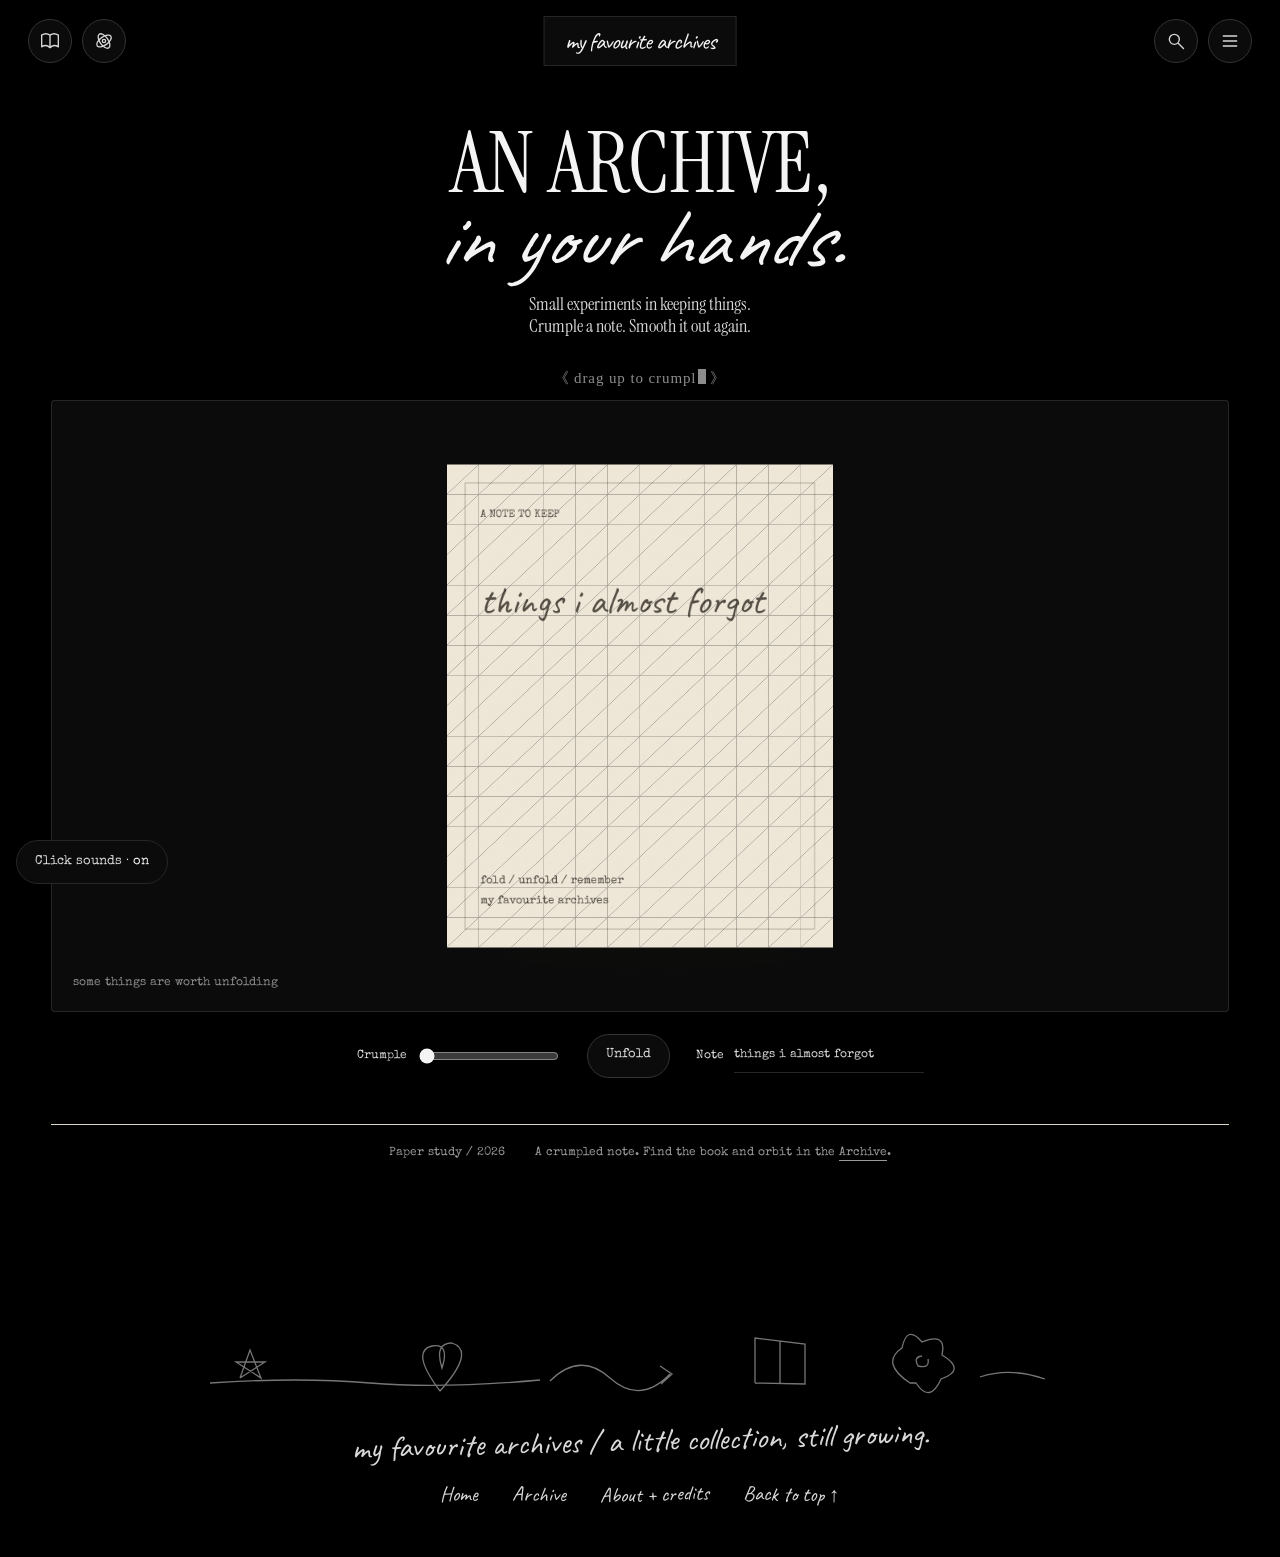
<file: playroom.html>
<!doctype html>
<html lang="en">
  <head>
    <meta charset="utf-8" />
    <meta name="viewport" content="width=device-width, initial-scale=1" />
    <meta name="theme-color" content="#000000" />
    <title>Playroom | Archive Dumps</title>
    <link rel="stylesheet" href="css/styles.css?v=20261105m" />
    <link rel="stylesheet" href="css/playroom.css?v=20261105m" />
    <script src="js/playroom.js?v=20261105m" defer></script>
    <link rel="stylesheet" href="css/editorial.css?v=20261105m" />
    <link rel="stylesheet" href="css/print-finish.css?v=20261105m" />
    <script src="js/print-finish.js?v=20261105m" defer></script>
    <link rel="stylesheet" href="css/objects.css?v=20261105m" />
    <link rel="stylesheet" href="css/shared-nav.css?v=20261105m" />
    <script src="js/shared-nav.js?v=20261105m" defer></script>
    <link rel="stylesheet" href="css/refinement.css?v=20261105m" />
    <link rel="stylesheet" href="css/personal.css?v=20261105m" />
    <script src="js/personal.js?v=20261105m" defer></script>
    <link rel="stylesheet" href="css/night.css?v=20261105m" />
    <script src="js/typed-lines.js?v=20261105m" defer></script>
  </head>
  <body id="top" class="page-playroom">
    <a class="skip" href="#main">Skip to content</a>
    <header class="room-toolbar">
      <div class="view-switch" role="group" aria-label="Archive view">
        <button
          id="paper-view"
          class="circle"
          title="Paper view"
          aria-label="Paper view"
          aria-pressed="true"
        >
          <svg viewBox="0 0 24 24">
            <path
              d="M12 5v15M12 5C9 3 5 3 2 5v14c3-2 7-2 10 1 3-3 7-3 10-1V5c-3-2-7-2-10 0Z"
            />
          </svg>
        </button>
        <button
          id="orbit-view"
          class="circle"
          title="Orbit view"
          aria-label="Orbit view"
          aria-pressed="false"
        >
          <svg viewBox="0 0 24 24">
            <ellipse cx="12" cy="12" rx="10" ry="5" transform="rotate(-35 12 12)" />
            <ellipse cx="12" cy="12" rx="5" ry="10" transform="rotate(-35 12 12)" />
            <circle cx="12" cy="12" r="2" />
          </svg>
        </button>
      </div>
      <a class="room-home" href="index.html">my favourite archives</a>
      <div class="room-actions">
        <button
          id="search-toggle"
          class="circle"
          aria-label="Search archive"
          title="Search archive"
          aria-expanded="false"
          aria-controls="search-panel"
        >
          <svg viewBox="0 0 24 24">
            <circle cx="10" cy="10" r="6" />
            <path d="m15 15 6 6" />
          </svg></button
        ><button
          id="menu-toggle"
          class="circle"
          aria-label="Open navigation"
          title="Navigation"
          aria-expanded="false"
          aria-controls="room-menu"
        >
          <svg viewBox="0 0 24 24"><path d="M4 6h16M4 12h16M4 18h16" /></svg>
        </button>
      </div>
    </header>
    <nav id="room-menu" class="floating-panel" hidden aria-label="Main navigation">
      <a href="index.html">Home</a><a href="archive.html">Archive</a
      ><a href="listening.html">Listening room</a><a href="playroom.html">Playroom</a
      ><a href="about.html">About</a>
    </nav>
    <form
      action="archive.html"
      id="search-panel"
      class="floating-panel search-panel"
      hidden
    >
      <label for="archive-search">Find something</label
      ><input
        id="archive-search"
        name="q"
        type="search"
        placeholder="Title or tag"
      /><label for="archive-category">Collection</label
      ><select id="archive-category" name="category">
        <option value="all">Everything</option>
        <option value="photos">Photos</option>
        <option value="objects">Objects</option>
        <option value="notes">Notes</option>
        <option value="music">Music</option></select
      ><button type="submit">Find entries</button
      ><button type="button" id="clear-search">Clear filters</button>
    </form>

    <main id="main" class="scrap-room">
      <div class="play-intro">
        <h1>an archive,<br /><em>in your hands.</em></h1>
        <p>
          Small experiments in keeping things.<br />Crumple a note. Smooth it out again.
        </p>
      </div>
      <section class="scrap-stage" aria-labelledby="scrap-title">
        <h2 id="scrap-title" class="visually-hidden">Crumple a note</h2>
        <p class="scrap-hint" aria-hidden="true">
          drag up to crumple · drag down to unfold
        </p>
        <div class="workbench fold-bench">
          <canvas
            id="fold"
            aria-label="A paper note that folds as you drag vertically, or use the Crumple slider below."
          ></canvas
          ><span class="bench-note">some things are worth unfolding</span>
        </div>
        <div class="controls">
          <label
            >Crumple
            <input id="crumple" type="range" min="0" max="100" value="0" /></label
          ><button id="unfold">Unfold</button
          ><label
            >Note <input id="note-text" maxlength="60" value="things i almost forgot"
          /></label>
        </div>
      </section>
      <p class="study-caption">
        Paper study / 2026
        <span
          >A crumpled note. Find the book and orbit in the
          <a href="archive.html">Archive</a>.</span
        >
      </p>
    </main>
    <footer class="sketch-footer">
      <svg
        viewBox="0 0 900 100"
        fill="none"
        stroke="currentColor"
        stroke-width="1.3"
        aria-hidden="true"
      >
        <path
          d="M20 70Q110 64 180 70T350 67M50 65l10-28 11 28-25-16h29L50 65M250 78q-30-40-8-45 18-3 10 22-8-25 10-25 24 8-12 48M360 68q30-30 60-3t60-4m-10-8 12 8-11 10M565 70V25l50 6v40l-50-1m25-42v42M720 70q-30-20-8-35 5-24 20-6 25-10 20 13 25 15-1 24-11 25-25 4Zm12-27q-9 1-4 10 12 3 10-7M790 64q30-10 65 2"
        />
      </svg>
      <p>
        my favourite archives /
        <span class="keep-together">a little collection, still growing.</span>
      </p>
      <nav aria-label="Footer navigation">
        <a href="index.html">Home</a><a href="archive.html">Archive</a
        ><a href="about.html#credits">About + credits</a><a href="#top">Back to top ↑</a>
      </nav>
    </footer>
  </body>
</html>
</file>
<file: css/styles.css>
/* Shared foundation. Media and final editorial layouts come in the next step. */
:root {
  --paper: #f8f8f5;
  --ink: #21211f;
  --muted: #65655f;
  --line: #cecec6;
  --accent: #a52e24;
  --space: clamp(20px, 4vw, 64px);
}
* {
  box-sizing: border-box;
}
html {
  scroll-behavior: smooth;
}
body {
  margin: 0;
  background: var(--paper);
  color: var(--ink);
  font-family: Arial, Helvetica, sans-serif;
  font-size: 16px;
  line-height: 1.6;
}
::selection {
  background: var(--accent);
  color: white;
}
a {
  color: inherit;
  text-decoration-thickness: 1px;
  text-underline-offset: 5px;
}
a:hover {
  color: var(--accent);
}
a:focus-visible,
button:focus-visible,
input:focus-visible,
select:focus-visible {
  outline: 2px solid var(--accent);
  outline-offset: 5px;
}
button,
input,
select {
  font: inherit;
  color: inherit;
}
button,
select,
input[type="search"] {
  border: 1px solid var(--line);
  background: transparent;
  border-radius: 2px;
  padding: 9px 13px;
}
button {
  cursor: pointer;
}
button:hover:not(:disabled) {
  border-color: var(--ink);
  background: #eaeae4;
}
button:disabled {
  opacity: 0.45;
  cursor: not-allowed;
}
input {
  accent-color: var(--accent);
}
input[type="search"] {
  width: 100%;
  min-width: 0;
}
button,
a {
  touch-action: manipulation;
}
h1,
h2,
h3,
p {
  margin-top: 0;
}
h1 {
  font-size: 64px;
  font-weight: 400;
  line-height: 1.05;
  margin-bottom: 24px;
}
h2 {
  font-size: 30px;
  font-weight: 400;
  line-height: 1.2;
}
h3 {
  font-size: 23px;
  font-weight: 400;
  line-height: 1.25;
}
p {
  max-width: 70ch;
}
figure {
  margin: 0;
}
figure > p {
  display: flex;
  align-items: center;
  justify-content: center;
  min-height: 220px;
  background: #edede8;
  border: 1px dashed var(--line);
  padding: 24px;
  text-align: center;
  color: var(--muted);
  font:
    13px/1.6 Archive Type,
    "Courier New",
    monospace;
}
figcaption,
.muted {
  font-size: 13px;
  color: var(--muted);
}
[hidden] {
  display: none !important;
}
.skip {
  position: absolute;
  left: 20px;
  top: -80px;
  z-index: 9;
  background: var(--paper);
  padding: 12px;
}
.skip:focus {
  top: 10px;
}
body > header {
  display: flex;
  justify-content: space-between;
  align-items: center;
  gap: 24px;
  padding: 22px var(--space);
  border-bottom: 1px solid var(--line);
}
header p {
  margin: 0;
  font-size: 22px;
}
header a {
  text-decoration: none;
}
header nav ul {
  list-style: none;
  margin: 0;
  padding: 0;
  display: flex;
  gap: 26px;
}
header nav a {
  font:
    12px/1.4 Archive Type,
    "Courier New",
    monospace;
}
header [aria-current="page"] {
  color: var(--accent);
  border-bottom: 1px solid var(--accent);
  padding-bottom: 5px;
}
main {
  padding: 54px var(--space) 80px;
  max-width: 1600px;
  margin: auto;
  min-height: 72vh;
}
body > footer {
  border-top: 1px solid var(--line);
  padding: 25px var(--space);
  display: flex;
  justify-content: space-between;
  gap: 20px;
  font:
    11px/1.8 Archive Type,
    "Courier New",
    monospace;
}
footer p {
  margin: 0;
}
footer a {
  text-decoration: none;
}
/* Home: one large reactive scene, with an accessible HTML foreground. */
.page-index main {
  padding-top: 0;
}
.primary {
  display: inline-flex;
  align-items: center;
  gap: 40px;
  background: var(--ink);
  color: var(--paper);
  padding: 13px 20px;
  text-decoration: none;
  font-size: 14px;
}
.primary:hover {
  background: var(--accent);
  color: white;
}
#recent {
  margin-bottom: 0;
}
section[aria-labelledby="recent"] {
  display: grid;
  grid-template-columns: repeat(3, minmax(0, 1fr));
  gap: 24px;
  margin-top: 58px;
}
section[aria-labelledby="recent"] > h2 {
  grid-column: 1/-1;
  margin-bottom: 8px;
}
#recent span {
  font:
    13px Archive Type,
    "Courier New",
    monospace;
  color: var(--muted);
}
section[aria-labelledby="recent"] > article {
  display: flex;
  flex-direction: column;
  min-width: 0;
}
section[aria-labelledby="recent"] h3 {
  order: 2;
  margin: 16px 0 0;
}
section[aria-labelledby="recent"] h3 a {
  text-decoration: none;
}
section[aria-labelledby="recent"] > p {
  grid-column: 1/-1;
  margin-top: 10px;
}
/* Archive controls and cards retain their existing HTML navigation. */
#archive-form {
  display: grid;
  grid-template-columns: minmax(230px, 2fr) 1fr 1fr 2fr;
  gap: 20px;
  border-top: 1px solid var(--line);
  border-bottom: 1px solid var(--line);
  padding: 22px 0;
  margin-top: 36px;
}
#archive-form p {
  margin: 0;
}
#archive-form label {
  display: block;
  font:
    11px/1.4 Archive Type,
    "Courier New",
    monospace;
  margin-bottom: 12px;
}
#archive-form select {
  max-width: 100%;
  width: 100%;
  margin-bottom: 8px;
}
#archive-form a {
  font-size: 12px;
  margin-left: 10px;
}
#archive-form button {
  font-size: 12px;
  margin-top: 8px;
}
#result-count {
  font:
    12px/1.5 Archive Type,
    "Courier New",
    monospace;
  margin: 24px 0;
}
#results {
  display: grid;
  grid-template-columns: repeat(2, minmax(0, 1fr));
  gap: 36px;
}
#results article {
  display: flex;
  flex-direction: column;
  min-width: 0;
}
#results h2 {
  order: 2;
  font-size: 24px;
  margin: 20px 0 5px;
}
#results h2 a {
  text-decoration: none;
}
#results article > p {
  order: 3;
  font:
    12px Archive Type,
    "Courier New",
    monospace;
  color: var(--muted);
}
#results figure p {
  min-height: 280px;
}
#results > ul {
  grid-column: 1/-1;
  list-style: none;
  margin: 0;
  padding: 0;
}
#results li {
  display: flex;
  justify-content: space-between;
  gap: 20px;
  padding: 18px 0;
  border-bottom: 1px solid var(--line);
}
#results li p {
  margin: 0;
}
#pagination {
  display: flex;
  justify-content: center;
  align-items: center;
  gap: 24px;
  margin-top: 36px;
  font:
    12px Archive Type,
    "Courier New",
    monospace;
}
/* Listening room: local audio, no automatic playback. */
#track-title {
  font-size: 36px;
  overflow-wrap: anywhere;
}
audio {
  width: 100%;
  margin: 15px 0;
}
input[type="file"] {
  max-width: 100%;
  font-size: 12px;
}
#audio-status {
  font-size: 13px;
  color: var(--muted);
  margin: 16px 0 30px;
}
#local-tracklist {
  padding-left: 24px;
}
#local-tracklist li {
  border-bottom: 1px solid var(--line);
  padding: 10px 0;
}
#local-tracklist button {
  border: 0;
  padding: 4px 6px;
  text-align: left;
  overflow-wrap: anywhere;
  max-width: 100%;
}
#local-tracklist button[aria-pressed="true"] {
  color: var(--accent);
}
/* These supporting pages have foundation styling, awaiting final content. */
.page-entry main > nav {
  font:
    12px/1.8 Archive Type,
    "Courier New",
    monospace;
  margin: 24px 0;
}
.page-entry article {
  margin: 45px 0;
  max-width: 1000px;
}
.page-entry figure {
  margin: 25px 0 35px;
}
.page-entry figure > p {
  min-height: 350px;
}
.page-entry article h2 {
  font-size: 25px;
  margin-top: 35px;
}
.page-about main {
  max-width: 1000px;
}
.page-about figure {
  margin: 35px 0 50px;
  max-width: 440px;
}
.page-about section {
  padding: 30px 0;
  border-top: 1px solid var(--line);
}
@media (max-width: 800px) {
  h1 {
    font-size: 48px;
  }
  body > header {
    align-items: flex-start;
    flex-direction: column;
    gap: 16px;
  }
  header nav {
    width: 100%;
  }
  header nav ul {
    justify-content: space-between;
    gap: 12px;
    flex-wrap: wrap;
  }
  header nav a {
    font-size: 11px;
  }
  section[aria-labelledby="recent"] {
    grid-template-columns: 1fr;
    gap: 30px;
  }
  section[aria-labelledby="recent"] figure > p {
    min-height: 180px;
  }
  #archive-form {
    grid-template-columns: 1fr 1fr;
  }
  #archive-form p:first-child {
    grid-column: 1/-1;
  }
  #results {
    gap: 20px;
  }
  #results figure p {
    min-height: 180px;
    padding: 12px;
    font-size: 11px;
  }
  #results h2 {
    font-size: 21px;
  }
  body > footer {
    flex-direction: column;
    gap: 10px;
  }
  .page-entry figure > p {
    min-height: 230px;
  }
}
@media (max-width: 440px) {
  #results {
    grid-template-columns: 1fr;
  }
  #results li {
    flex-direction: column;
    gap: 6px;
  }
  #pagination {
    gap: 12px;
  }
}
@media (prefers-reduced-motion: reduce) {
  html {
    scroll-behavior: auto;
  }
}
</file>
<file: css/playroom.css>
.play-intro {
  display: flex;
  align-items: flex-end;
  justify-content: space-between;
  gap: 30px;
  margin: 0 0 46px;
}
.play-intro h1 {
  font-size: clamp(42px, 6vw, 80px);
  letter-spacing: -0.035em;
  margin: 0;
}
.play-intro em {
  font-family: Georgia, serif;
  font-weight: 400;
}
.play-intro p {
  font-size: 14px;
  margin-bottom: 6px;
}
.workbench {
  position: relative;
  margin-top: 26px;
  min-height: 440px;
  height: min(53vw, 570px);
  display: flex;
  align-items: center;
  justify-content: center;
  overflow: hidden;
}
.workbench canvas {
  display: block;
  width: 100%;
  height: 100%;
}
.bench-note {
  position: absolute;
  bottom: 18px;
  left: 22px;
  pointer-events: none;
  font:
    11px/1.6 Archive Type,
    "Courier New",
    monospace;
}
.controls {
  display: flex;
  align-items: center;
  flex-wrap: wrap;
  gap: 12px 20px;
  padding: 22px 0;
  border-bottom: 1px solid var(--line);
  font:
    12px/1.5 Archive Type,
    "Courier New",
    monospace;
}
.controls p {
  margin: 0 auto 0 0;
}
.controls label {
  display: flex;
  align-items: center;
  gap: 10px;
}
.controls input[type="range"] {
  width: 90px;
}
.controls button {
  min-height: 44px;
  font-size: 12px;
}
.controls input[type="text"],
#note-text {
  width: 190px;
  max-width: 100%;
  background: transparent;
  border: 0;
  border-bottom: 1px solid var(--line);
  padding: 8px 0;
  font-size: 12px;
}
.study-caption {
  display: flex;
  justify-content: space-between;
  gap: 30px;
  max-width: none;
  margin: 24px 0 0;
  font:
    11px/1.7 Archive Type,
    "Courier New",
    monospace;
  color: var(--muted);
}
.study-caption span {
  max-width: 65ch;
  text-align: right;
}
.book {
  display: flex;
  width: min(76%, 720px);
  height: 76%;
  transform: rotate(-3deg);
  filter: drop-shadow(12px 22px 16px #22222230);
}
.fold-bench {
  background: #eae9e2;
}
.fold-bench canvas {
  touch-action: none;
  cursor: ns-resize;
}
.page-playroom main {
  padding-top: 45px;
}
@media (max-width: 800px) {
  header nav ul {
    flex-wrap: wrap;
  }
  .play-intro {
    align-items: flex-start;
    flex-direction: column;
    gap: 20px;
    margin-bottom: 28px;
  }
  .play-intro p {
    font-size: 13px;
  }
  .workbench {
    min-height: 340px;
    height: 420px;
  }
  .controls {
    gap: 12px;
  }
  .controls > p {
    flex-basis: 100%;
  }
  .book {
    width: 90%;
    height: 68%;
  }
  .study-caption {
    flex-direction: column;
    gap: 8px;
  }
  .study-caption span {
    text-align: left;
  }
  .bench-note {
    font-size: 9px;
    left: 12px;
  }
  .page-playroom main {
    padding-top: 30px;
  }
}
</file>
<file: css/editorial.css>
@font-face {
  font-family: Archive Display;
  src: url("../fonts/archivo.ttf") format("truetype");
  font-weight: 400 900;
  font-display: swap;
}
@font-face {
  font-family: Archive Type;
  src: url("../fonts/typewriter.ttf") format("truetype");
  font-display: swap;
}
@font-face {
  font-family: Archive Hand;
  src: url("../fonts/hand.ttf") format("truetype");
  font-weight: 400 700;
  font-display: swap;
}
:root {
  --paper: #efede5;
  --ink: #24241f;
  --line: #c8c4b9;
  --accent: #a13e32;
}
body {
  background: var(--paper);
}
h1,
h2,
.hero-copy h1 {
  font-family:
    Archive Display,
    Arial,
    sans-serif;
  letter-spacing: -0.04em;
  text-transform: uppercase;
  font-weight: 400;
}
h1 {
  line-height: 0.95;
}
header nav a,
footer,
#archive-form,
.hero-caption,
.hero-tools,
.featured > span,
.study-caption,
.controls {
  font-family:
    Archive Type,
    "Courier New",
    monospace;
}
header p {
  font-family:
    Archive Type,
    monospace;
  font-size: 18px;
}
.play-intro em {
  font-family:
    Archive Hand,
    cursive;
  text-transform: none;
  font-size: 1.1em;
  letter-spacing: 0;
}
.play-intro h1 {
  font-size: clamp(36px, 5vw, 70px);
}
.handwritten {
  font-family:
    Archive Hand,
    cursive;
  font-size: 27px;
  font-weight: 400;
}
.page-entry h1 {
  font-size: clamp(34px, 7vw, 64px);
  overflow-wrap: anywhere;
}
</file>
<file: css/print-finish.css>
@font-face {
  font-family: Print Grotesk;
  src: url("../fonts/condensed.ttf") format("truetype");
  font-weight: 100 900;
  font-display: swap;
}
:root {
  --paper: #eeece4;
  --ink: #252621;
  --accent: #8f3f34;
}
body {
  background-color: var(--paper);
  background-image: url("../assets/paper-grain.svg");
}
.print-filter-defs {
  position: absolute;
  width: 0;
  height: 0;
  overflow: hidden;
  pointer-events: none;
}
h1,
h2,
.hero-copy h1,
.cover-poster,
.book-cover strong,
.sheet h2,
.orbit-center,
.orbit-item strong,
.art-photo strong,
.art-ticket strong {
  font-family:
    Print Grotesk,
    Arial,
    sans-serif;
  font-weight: 800;
  letter-spacing: -0.035em;
  filter: url("#ink-print");
}
/* Loose lines, tight leading and unexpected indents echo hand-set poster type. */
.room-title h1 {
  font-family:
    Print Grotesk,
    sans-serif;
  font-weight: 800;
  letter-spacing: -0.03em;
}
.archive-room {
  background-image: url("../assets/paper-grain.svg") !important;
}
.book-cover {
  background-color: #eee9dc;
  background-image: url("../assets/paper-grain.svg");
  color: #252621;
  padding: 24px 15px 24px 23px;
  box-shadow:
    7px 0 0 #c8bfaf,
    10px 0 0 #6b665b,
    22px 28px 32px #302a2735;
}
.book-cover:hover:not(:disabled) {
  background-color: #e5dfd0;
  color: #252621;
}
.book-cover strong {
  font-size: 64px;
  line-height: 0.76;
  letter-spacing: -0.04em;
  margin: 25px 0 0 -24px;
}
.book-cover strong span {
  margin-left: 50px;
  margin-top: 6px;
}
.cover-hand {
  font-size: 27px;
  margin: 0 7px 25px 0;
  align-self: flex-end;
  transform: rotate(-9deg);
  color: #756e61;
}
.cover-small {
  font-size: 9px;
  align-self: flex-end;
  max-width: 13ch;
  text-align: right;
}
.cover-bottom {
  font-size: 10px;
}
.sheet {
  background-image: url("../assets/paper-grain.svg");
}
.sheet-left {
  background-image: url("../assets/paper-grain.svg"),
    linear-gradient(90deg, #f1ede2 88%, #d7d0c0 100%);
}
.sheet-right {
  background-image: url("../assets/paper-grain.svg"),
    linear-gradient(90deg, #d8d0bf, #f1ede2 7%);
}
.sheet h2 {
  font-family:
    Print Grotesk,
    sans-serif;
  font-size: clamp(38px, 5.1vw, 74px);
  font-weight: 800;
  line-height: 0.78;
  letter-spacing: -0.04em;
  overflow-wrap: normal;
  position: relative;
  z-index: 1;
}
.sheet h2 span {
  display: block;
}
.sheet h2 span:nth-child(even) {
  padding-left: 23%;
  margin-top: -0.015em;
}
.sheet h2.long-title {
  font-size: clamp(28px, 4vw, 57px);
}
.sheet .annotation {
  font-weight: 400;
  font-size: 27px;
  color: #746e62;
  margin: 10px -10px 0 0;
}
.sheet .entry-copy {
  font-size: 13px;
  line-height: 1.4;
  max-width: 26ch;
}
.sheet-art {
  transform: rotate(-3deg);
  margin: 28px -3px 14px;
}
.sheet-art::before {
  content: "";
  position: absolute;
  width: 78%;
  height: 83%;
  background: #ddd5c5;
  transform: rotate(-7deg) translate(-7px, 10px);
  box-shadow: 2px 6px 9px #24241f14;
  z-index: -1;
}
.art-note {
  font-size: 33px;
  font-weight: 400;
  color: #6a6257;
  padding: 14px;
  background: #eee7d8;
  box-shadow: 3px 7px 9px #28221615;
}
.art-ticket {
  background-color: #e1d2b6;
  background-image: url("../assets/paper-grain.svg");
  box-shadow: 4px 9px 10px #24241f16;
}
.art-ticket strong {
  font-size: 34px;
  line-height: 0.85;
}
.art-photo strong {
  font-family:
    Print Grotesk,
    sans-serif;
  font-size: 48px;
  font-weight: 800;
  line-height: 0.8;
}
.art-photo {
  background-image: url("../assets/paper-grain.svg");
}
.archive-book::after {
  background: #686357;
}
.orbit-item {
  background-image: url("../assets/paper-grain.svg");
}
.orbit-item strong {
  font-family:
    Print Grotesk,
    sans-serif;
  font-size: 24px;
  font-weight: 800;
  line-height: 0.85;
}
.orbit-item strong.long-title {
  font-size: 17px;
}
.orbit-center {
  font-family:
    Print Grotesk,
    sans-serif;
  font-size: clamp(48px, 7vw, 90px);
  font-weight: 800;
  line-height: 0.75;
}
.orbit-item[data-active="true"] {
  background-color: #8f3f34;
}
.round-controls .circle {
  box-shadow: 0 4px 10px #2825180d;
}
/* Entry pages read like a loose editorial spread: copy above, media layered below. */
.page-entry main {
  max-width: 1120px;
}
.page-entry article {
  display: grid;
  grid-template-columns: 1fr 1fr;
  column-gap: 8%;
  max-width: none;
  margin-top: 80px;
}
.page-entry #entry-title {
  grid-column: 1/-1;
  max-width: 9ch;
  font-family:
    Print Grotesk,
    sans-serif;
  font-size: clamp(65px, 10vw, 125px);
  font-weight: 800;
  line-height: 0.78;
  margin-left: 16%;
  margin-bottom: 60px;
  overflow-wrap: normal;
}
.page-entry #entry-description {
  grid-column: 1/-1;
  grid-row: 2;
  font-size: clamp(20px, 2.5vw, 29px);
  line-height: 1.18;
  max-width: 40ch;
  margin-bottom: 30px;
}
.page-entry #entry-meta {
  grid-column: 1/-1;
  grid-row: 3;
  font-family:
    Archive Type,
    monospace;
  font-size: 11px;
  margin-bottom: 35px;
}
.page-entry article > h2 {
  grid-column: 1;
  grid-row: 4;
  font-family:
    Archive Hand,
    cursive;
  font-size: 36px;
  filter: none;
  font-weight: 400;
  text-transform: none;
  margin: 25px 0 12px;
  transform: rotate(-7deg);
}
.page-entry #entry-story {
  grid-column: 1;
  grid-row: 5;
  line-height: 1.6;
  font-size: 15px;
  color: #58554b;
  max-width: 30ch;
}
.page-entry article > figure {
  grid-column: 2;
  grid-row: 4/8;
  position: relative;
  background: #f8f4e8;
  padding: 12px 12px 28px;
  transform: rotate(5deg);
  box-shadow: 6px 15px 22px #25241c24;
  margin: 15px 0 75px;
  isolation: isolate;
}
.page-entry article > figure::before {
  content: "";
  position: absolute;
  inset: 15px 5px -15px -22px;
  background: #e0d8c7;
  transform: rotate(-11deg);
  z-index: -1;
  box-shadow: 2px 8px 14px #25241c18;
}
.page-entry article > figure p {
  background: #d9d5c9;
  border: 0;
  font-family:
    Archive Type,
    monospace;
  min-height: 360px;
}
.page-entry article > figure figcaption {
  font-family:
    Archive Hand,
    cursive;
  font-size: 22px;
  line-height: 1.2;
  color: #6e6658;
}
.page-entry article > p:not([id]) {
  grid-column: 1;
  font:
    12px/1.6 Archive Type,
    monospace;
}
.page-entry #entry-credit {
  grid-column: 1;
  font:
    11px/1.6 Archive Type,
    monospace;
  color: #6c665c;
}
.page-entry #music-link {
  grid-column: 1;
}
.page-entry article > h2 {
  filter: none;
}
@media (max-width: 800px) {
  .page-entry article {
    display: block;
    margin-top: 55px;
  }
  .page-entry #entry-title {
    font-size: 76px;
    margin-left: 7%;
    margin-bottom: 40px;
    max-width: 8ch;
  }
  .page-entry #entry-description {
    font-size: 23px;
  }
  .page-entry #entry-story {
    max-width: 35ch;
  }
  .page-entry article > figure {
    margin: 55px 12px 60px 20px;
  }
  .page-entry article > figure p {
    min-height: 260px;
  }
  .sheet h2 {
    font-size: 42px;
    line-height: 0.82;
  }
  .sheet h2.long-title {
    font-size: 28px;
  }
  .sheet h2 span:nth-child(even) {
    padding-left: 13%;
  }
  .sheet .entry-copy {
    font-size: 11px;
  }
  .sheet .annotation {
    font-size: 23px;
  }
  .art-photo strong {
    font-size: 32px;
  }
  .art-ticket strong {
    font-size: 25px;
  }
  .art-note {
    font-size: 26px;
    padding: 10px;
  }
  .orbit-item strong {
    font-size: 21px;
  }
  .orbit-item strong.long-title {
    font-size: 14px;
  }
  .book-cover strong {
    font-size: 57px;
  }
  .cover-hand {
    font-size: 24px;
  }
  .sheet-art {
    margin: 14px 0;
  }
  .sheet h2.long-title span:nth-child(even) {
    padding-left: 4%;
  }
}
@media (max-width: 390px) {
  .sheet h2.long-title {
    font-size: 25px;
  }
  .sheet h2 {
    font-size: 38px;
  }
}

.room-title h1 {
  filter: none;
}
.archive-room .room-toolbar {
  flex-direction: row;
  gap: 12px;
}

/* Archive Dumps: ink-set titles and pencilled paper ephemera. */
h1,
h2,
.hero-copy h1,
.book-cover strong,
.sheet h2,
.orbit-center,
.orbit-item strong,
.art-photo strong,
.art-ticket strong,
.page-entry #entry-title {
  font-family:
    Archive Display,
    Arial,
    sans-serif;
  font-weight: 400;
  letter-spacing: -0.065em;
}
header > p > a,
.room-home {
  font-family:
    Archive Hand,
    cursive !important;
  font-size: 27px !important;
  font-weight: 400;
  letter-spacing: -0.04em;
  text-transform: none !important;
  display: inline-block;
  background: #f6f2e7;
  padding: 6px 18px;
  box-shadow: 1px 3px 2px #25262115;
  transform: rotate(-3deg);
  white-space: nowrap;
}
footer > p,
.room-footer > span {
  font-family:
    Archive Hand,
    cursive;
  font-size: 24px;
  font-weight: 400;
  transform: rotate(-1deg);
}
footer {
  background: linear-gradient(177deg, transparent 7%, #f4f0e5 7%);
  padding-top: 30px;
}
.book-cover strong {
  font-size: 52px;
}
.book-cover strong span {
  margin-left: 28px;
}
.cover-hand {
  font-size: 25px;
}
.layout-choice {
  display: flex;
  gap: 14px;
  justify-content: center;
  align-items: center;
  margin: 8px 0 12px;
  font:
    23px Archive Hand,
    cursive;
  color: #645d51;
}
.layout-choice button {
  font: inherit;
  background: transparent;
  border: 0;
  padding: 5px 12px;
  color: inherit;
  min-height: 44px;
}
.layout-choice button[aria-pressed="true"] {
  border-bottom: 1px solid #645d51;
  transform: rotate(-4deg);
}
.pencil-caption {
  display: none;
}
.pencil-layout .sheet {
  background-image: url("../assets/pencil-paper.png");
  background-size: 100% 100%;
}
.pencil-layout .sheet-right {
  padding-top: 35px;
}
.pencil-layout .sheet-art {
  width: 77%;
  align-self: flex-end;
  transform: rotate(6deg);
  margin: 40px 6px 8px;
  border: 9px solid #f8f4e9;
  border-bottom-width: 23px;
  box-shadow: 3px 8px 12px #30281d28;
}
.pencil-layout .sheet-art::before {
  width: 90%;
  height: 95%;
  background: #e5dfd1;
  transform: rotate(-15deg) translate(-25px, 5px);
  box-shadow: 1px 5px 9px #30281d22;
}
.pencil-layout .pencil-caption {
  display: block;
  font:
    25px/1 Archive Hand,
    cursive;
  color: #766e60;
  transform: rotate(-8deg);
  margin: 0 0 22px 15%;
  max-width: 18ch;
}
.pencil-layout .sheet .annotation {
  font:
    28px/1.1 Archive Hand,
    cursive;
  transform: rotate(-9deg);
  margin: 25px 0;
  color: #736b60;
}
.pencil-layout .page-meta {
  margin-top: auto;
}
.pencil-layout.page-entry article {
  background: url("../assets/pencil-paper.png") center/100% 100%;
  padding: 30px;
}
.sheet h2 {
  font-size: clamp(30px, 4vw, 58px);
}
.sheet h2.long-title {
  font-size: clamp(23px, 3vw, 43px);
}
@media (max-width: 800px) {
  .room-home {
    font-size: 21px !important;
    padding: 6px !important;
  }
  .room-toolbar {
    gap: 5px !important;
  }
  .book-cover strong {
    font-size: 49px;
  }
  .sheet h2 {
    font-size: 30px;
  }
  .sheet h2.long-title {
    font-size: 22px;
  }
  .pencil-layout .sheet-art {
    width: 88%;
    margin-top: 24px;
    border-width: 5px;
    border-bottom-width: 15px;
  }
  .pencil-layout .pencil-caption {
    font-size: 21px;
    margin-left: 0;
  }
  .pencil-layout .sheet .annotation {
    font-size: 23px;
  }
  .pencil-layout.page-entry article {
    padding: 15px;
  }
  .page-entry #entry-title {
    font-size: clamp(45px, 12vw, 76px);
    max-width: 100%;
    overflow-wrap: anywhere;
  }
  .room-toolbar .circle {
    width: 38px;
    height: 38px;
  }
}
@media (max-width: 700px) {
  .pencil-layout .art-note {
    font-size: 19px;
    line-height: 1.08;
    padding: 8px;
    transform: rotate(-4deg);
    max-width: 100%;
  }
  .pencil-layout .sheet-right {
    padding: 24px 14px;
  }
  .pencil-layout .sheet-art {
    margin: 15px 0 9px;
    min-height: 120px;
  }
  .pencil-layout .sheet-right > small {
    font-size: 7px;
    line-height: 1.25;
  }
  .pencil-layout .pencil-caption {
    font-size: 18px;
    margin: 6px 0 16px;
  }
  .sheet h2.long-title {
    font-size: 20px;
  }
  .sheet h2.long-title span:nth-child(even) {
    padding-left: 0;
  }
}

.sheet-art img {
  width: 100%;
  height: 100%;
  max-height: 240px;
  object-fit: contain;
  padding: 0;
  transform: none;
  box-shadow: none;
}
.pencil-layout .sheet-art {
  background: #f7f3e9;
  min-height: 0;
}
.pencil-layout .sheet-art img {
  max-height: 215px;
}
.sheet h2.long-title {
  font-size: clamp(20px, 3vw, 39px);
}
.sheet .entry-copy {
  font-size: 12px;
}
.archive-card {
  white-space: pre-line;
  font:
    15px/2 Archive Type,
    monospace;
  padding: 16px;
  border: 1px dashed #8c8373;
  background: #e9dfc9;
}
.archive-card.boarding {
  font-size: 13px;
}
.orbit-item img {
  width: 100%;
  height: 65px;
  object-fit: cover;
}
.orbit-item:has(img) strong {
  font-size: 13px;
}
.orbit-item:has(img) small {
  font-size: 8px;
}
.page-entry #entry-media {
  display: flex;
  flex-direction: column;
  gap: 18px;
  background: transparent;
  min-height: 0;
  padding: 0;
}
.page-entry #entry-media img {
  width: 100%;
  height: auto;
  display: block;
}
.page-entry textarea {
  grid-column: 1;
  width: 100%;
  min-height: 140px;
  font:
    21px Archive Hand,
    cursive;
  background: #f7f3e9;
  border: 1px solid #aaa;
  padding: 14px;
}
.page-index article figure img {
  width: 100%;
  max-height: 320px;
  object-fit: contain;
}
.page-index article figure p {
  min-height: 0;
  padding: 0;
  background: transparent;
}
.sheet-right > small {
  font-size: 8px;
}
.sheet .annotation {
  font-size: 22px !important;
}
.pencil-layout .pencil-caption {
  font-size: 21px;
}
.sheet h2.long-title {
  overflow-wrap: anywhere;
}
@media (max-width: 700px) {
  .sheet .entry-copy {
    font-size: 10px;
    line-height: 1.35;
  }
  .sheet h2.long-title {
    font-size: 17px;
  }
  .sheet h2 {
    font-size: 23px;
  }
  .sheet .annotation {
    font-size: 19px !important;
  }
  .pencil-layout .sheet-art img {
    max-height: 150px;
  }
  .archive-card {
    font-size: 10px;
    padding: 5px;
  }
  .archive-card.boarding {
    font-size: 9px;
  }
  .pencil-layout .pencil-caption {
    font-size: 17px;
  }
  .orbit-item img {
    height: 43px;
  }
  .orbit-item:has(img) strong {
    font-size: 10px;
  }
}

.jump-label {
  display: flex;
  justify-content: center;
  align-items: center;
  gap: 14px;
  font:
    21px Archive Hand,
    cursive;
}
.jump-label select {
  max-width: 240px;
  padding: 8px;
  border: 0;
  border-bottom: 1px solid #8d8474;
  background: transparent;
  font:
    12px Archive Type,
    monospace;
}
.sheet h2 span {
  overflow-wrap: normal;
}
.sheet h2.long-title span {
  overflow-wrap: anywhere;
}
@media (max-width: 700px) {
  .jump-label {
    font-size: 18px;
  }
  .jump-label select {
    max-width: 190px;
  }
  .sheet h2 {
    font-size: 23px;
  }
  .sheet h2.long-title {
    font-size: 18px;
  }
}
</file>
<file: css/objects.css>
/* Loose artefacts: every medium keeps its own silhouette. */
.sheet-art,
.pencil-layout .sheet-art {
  border: 0 !important;
  box-shadow: none !important;
  background: transparent !important;
  width: 100%;
  transform: rotate(-2deg);
  margin: 16px 0;
  isolation: auto;
}
.sheet-art::before {
  display: none !important;
}
.sheet-art img {
  padding: 0 !important;
  border: 0 !important;
  box-shadow: 2px 4px 5px #24201621;
  max-height: 250px;
  width: 100%;
  object-fit: contain;
}
.pencil-layout .sheet-art img {
  max-height: 245px;
}
.archive-book[data-arrangement="left"] .sheet-right {
  order: -1;
  border-radius: 10px 0 0 10px;
}
.archive-book[data-arrangement="left"] .sheet-left {
  border-radius: 0 10px 10px 0;
}
.archive-book[data-arrangement="left"] .sheet-art {
  transform: rotate(3deg);
}
.sheet-art[data-surface="cutout"],
.orbit-item[data-surface="cutout"],
.page-entry[data-surface="cutout"] figure {
  mix-blend-mode: multiply;
}
.sheet-art[data-surface="cutout"] img {
  box-shadow: none;
  max-height: 290px;
}
.sheet-art[data-item="kendama"] img {
  width: 78%;
}
.sheet-art[data-surface="sleeve"] img {
  width: 93%;
  transform: rotate(7deg);
  box-shadow:
    3px 4px 0 #afa99e,
    5px 7px 8px #39332624;
}
.sheet-art[data-surface="poster"] img {
  width: 90%;
  max-height: 255px;
  transform: rotate(-3deg);
}
.sheet-art[data-surface="diary"] img {
  filter: sepia(0.13) brightness(1.1);
  box-shadow: none;
  clip-path: polygon(4% 8%, 95% 6%, 99% 91%, 3% 94%);
}
.sheet-art[data-item="night-walk"] img {
  clip-path: polygon(12% 15%, 81% 20%, 81% 74%, 10% 74%);
  transform: scale(1.25);
}
.sheet-art[data-item="cabin-sketch"] img {
  clip-path: polygon(6% 15%, 91% 13%, 92% 84%, 6% 81%);
  transform: scale(1.18);
}
.sheet-art[data-item="side-b"] img,
.sheet-art[data-item="phone"] img {
  clip-path: polygon(5% 13%, 92% 9%, 99% 92%, 3% 90%);
  transform: rotate(3deg) scale(1.1);
}
.page-entry article > figure,
.pencil-layout.page-entry article > figure {
  background: transparent;
  padding: 0;
  box-shadow: none;
  transform: rotate(-2deg);
}
.page-entry article > figure::before {
  display: none;
}
.page-entry[data-arrangement="left"] article > figure {
  grid-column: 1;
}
.page-entry[data-arrangement="left"] article > h2,
.page-entry[data-arrangement="left"] #entry-story,
.page-entry[data-arrangement="left"] article > p:not([id]),
.page-entry[data-arrangement="left"] #entry-credit {
  grid-column: 2;
}
.page-entry #entry-media img {
  box-shadow: 3px 5px 6px #2c251d20;
}
.page-entry[data-surface="cutout"] #entry-media img {
  box-shadow: none;
}
.page-entry[data-surface="diary"] #entry-media img {
  clip-path: polygon(4% 9%, 95% 7%, 99% 93%, 3% 94%);
  filter: sepia(0.13) brightness(1.08);
  box-shadow: none;
}
.page-entry #entry-media img:nth-child(even) {
  transform: rotate(5deg);
  width: 92%;
  margin-left: 5%;
}
h1,
h2,
.hero-copy h1,
.sheet h2,
.book-cover strong,
.orbit-item strong {
  text-shadow: none !important;
  -webkit-text-stroke: 0 !important;
  color: #24231f;
}
.orbit-item strong {
  filter: none !important;
}
.demo-ticket {
  width: 100%;
  background: #eee8d9;
  color: #25241f;
  border-radius: 2px;
  box-shadow: 2px 6px 8px #302a2128;
  text-align: left;
  font:
    9px/1.3 Archive Type,
    monospace;
  white-space: normal;
  transform: rotate(-4deg);
  overflow: hidden;
}
.ticket-band {
  background: #302f2c;
  color: #f5f0e3;
  padding: 11px 12px;
  font-size: 11px;
  display: flex;
  justify-content: space-between;
  gap: 10px;
}
.ticket-band span {
  font-size: 7px;
}
.ticket-route {
  font:
    bold 34px Arial,
    sans-serif;
  padding: 14px 12px 0;
  letter-spacing: -2px;
}
.ticket-route > span {
  font-size: 22px;
  margin: 0 7px;
}
.ticket-cities {
  display: flex;
  justify-content: space-between;
  padding: 0 12px 15px;
  font-size: 8px;
}
.ticket-details {
  display: grid;
  grid-template-columns: repeat(3, 1fr);
  gap: 10px;
  padding: 12px;
  border-top: 1px solid #beb6a5;
}
.ticket-details b {
  display: block;
  font-size: 9px;
  margin-top: 4px;
}
.ticket-stub {
  border-top: 1px dashed #6c665b;
  margin-top: 8px;
  padding: 12px;
  display: flex;
  justify-content: space-between;
  gap: 12px;
}
.ticket-code {
  width: 40%;
  height: 30px;
  background: repeating-linear-gradient(
    90deg,
    #272621 0 1px,
    transparent 1px 3px,
    #272621 3px 5px,
    transparent 5px 8px
  );
}
.demo-ticket > small {
  display: block;
  padding: 4px 12px 10px;
  font-size: 7px;
}
.sheet-art[data-surface="ticket"] {
  align-self: center;
  transform: rotate(6deg);
  width: 115%;
  margin-left: -8%;
}
.page-entry .demo-ticket {
  font-size: 12px;
}
.page-entry .ticket-route {
  font-size: 55px;
}
.orbit-center {
  opacity: 0.16;
  font-size: 45px;
}
.orbit-item,
.orbit-item[data-active="true"],
.orbit-item:hover:not(:disabled) {
  width: 96px;
  height: 126px;
  padding: 0;
  background: transparent !important;
  border: 0;
  box-shadow: none;
  overflow: visible;
  display: block;
  color: #24231f;
}
.orbit-item .orbit-front {
  width: 100%;
  height: 105px;
  object-fit: contain;
  position: absolute;
  left: 0;
  top: 0;
  box-shadow: 2px 5px 7px #1f1b162b;
  z-index: 2;
}
.orbit-item .orbit-back {
  position: absolute;
  left: -12%;
  top: -9%;
  width: 90%;
  height: 105px;
  object-fit: contain;
  transform: rotate(-13deg);
  opacity: 0.8;
  box-shadow: 1px 3px 5px #1f1b1620;
  z-index: 1;
}
.orbit-item strong,
.orbit-item:has(img) strong {
  position: absolute;
  left: -8%;
  top: 107px;
  width: 116%;
  font:
    12px/1 Archive Hand,
    cursive !important;
  text-align: center;
  background: #eee8d9d9;
  padding: 3px;
  z-index: 3;
}
.orbit-item[data-surface="cutout"] img {
  box-shadow: none;
}
.orbit-item[data-surface="diary"] img {
  clip-path: polygon(4% 10%, 95% 7%, 98% 92%, 3% 93%);
}
.orbit-item .demo-ticket {
  width: 150px;
  transform: scale(0.64);
  transform-origin: top left;
}
.spin-toggle {
  display: block;
  margin: 0 auto 14px;
  padding: 7px 15px;
  border: 1px solid #948a79;
  border-radius: 50%;
  background: transparent;
  font:
    21px Archive Hand,
    cursive;
  min-height: 44px;
}
@media (max-width: 700px) {
  .sheet-art img,
  .pencil-layout .sheet-art img {
    max-height: 200px;
  }
  .sheet-art[data-surface="cutout"] img {
    max-height: 220px;
  }
  .sheet-art[data-surface="ticket"] {
    width: 116%;
    margin-left: -8%;
  }
  .ticket-band {
    font-size: 7px;
    padding: 7px;
  }
  .ticket-band span {
    font-size: 5px;
  }
  .ticket-route {
    font-size: 23px;
    padding: 10px 6px 0;
  }
  .ticket-route > span {
    font-size: 15px;
    margin: 0 2px;
  }
  .ticket-cities {
    font-size: 5px;
    padding: 0 6px 8px;
  }
  .ticket-details {
    font-size: 5px;
    padding: 7px;
    gap: 5px;
  }
  .ticket-details b {
    font-size: 6px;
  }
  .ticket-stub {
    font-size: 6px;
    padding: 7px;
  }
  .demo-ticket > small {
    font-size: 5px;
    padding: 5px;
  }
  .orbit-item,
  .orbit-item[data-active="true"] {
    width: 68px;
    height: 91px;
  }
  .orbit-item .orbit-front,
  .orbit-item .orbit-back {
    height: 74px;
  }
  .orbit-item strong,
  .orbit-item:has(img) strong {
    top: 76px;
    font-size: 10px !important;
  }
  .orbit-item .demo-ticket {
    width: 135px;
    transform: scale(0.5);
  }
  .page-entry article > figure {
    margin: 30px 0;
    transform: rotate(-1deg);
  }
}

.orbit-slip {
  display: flex;
  width: 100%;
  height: 100px;
  align-items: center;
  padding: 10px;
  background: #d7c8aa;
  color: #38332a;
  font:
    13px Archive Type,
    monospace;
  transform: rotate(4deg);
  box-shadow: 2px 4px 6px #30291c22;
}
.orbit-item[data-surface="cutout"] .orbit-front,
.orbit-item[data-surface="cutout"] .orbit-back {
  mix-blend-mode: multiply;
}
.sheet-art[data-item="blur"] img {
  clip-path: polygon(25% 13%, 75% 13%, 74% 91%, 24% 91%);
  transform: scale(1.45) rotate(-2deg);
}
.sheet-art[data-item="side-b"] {
  margin-top: 8px;
}
@media (max-width: 700px) {
  .orbit-slip {
    height: 75px;
    font-size: 9px;
  }
  .sheet-art[data-surface="ticket"] {
    width: 106%;
    margin-left: -3%;
  }
  .sheet-art[data-item="blur"] img {
    transform: scale(1.3) rotate(-2deg);
  }
}
/* Selective prints; orbit pieces retain their own edges. */
.sheet-art[data-surface="polaroid"] img,
.page-entry[data-surface="polaroid"] #entry-media img {
  background: #f4f0e6 !important;
  padding: 9px 9px 30px !important;
  border: 1px solid #ded8ca !important;
  box-shadow: 3px 5px 8px #29231630;
  transform: rotate(4deg);
}
[data-item="football"] img {
  clip-path: ellipse(42.2% 33.8% at 50.2% 50%);
  box-shadow: none !important;
}
.orbit-item img {
  box-shadow: none !important;
  filter: drop-shadow(1px 3px 2px #30271b30);
}
.orbit-item[data-item="night-walk"] img {
  clip-path: polygon(12% 15%, 81% 20%, 81% 74%, 10% 74%);
}
.orbit-item[data-item="cabin-sketch"] img {
  clip-path: polygon(6% 15%, 91% 13%, 92% 84%, 6% 81%);
}
.orbit-item[data-item="blur"] img {
  clip-path: polygon(25% 13%, 75% 13%, 74% 91%, 24% 91%);
}
.orbit-item strong {
  background: transparent !important;
  opacity: 0;
  transition: opacity 0.2s;
}
.orbit-item:hover strong,
.orbit-item:focus-visible strong,
.orbit-item[data-active="true"] strong {
  opacity: 1;
}
#orbit-scene {
  touch-action: none;
  cursor: grab;
}
#orbit-scene:active {
  cursor: grabbing;
}
#orbit-scene:focus-visible {
  outline: 1px dashed #655e53;
  outline-offset: -5px;
}
#orbit-controls:not([hidden]) {
  display: flex;
  align-items: center;
  justify-content: center;
  gap: 12px;
  flex-wrap: wrap;
  margin: 0 auto 15px;
}
#orbit-controls button {
  background: transparent;
  border: 1px solid #948a79;
  padding: 8px 14px;
  min-height: 44px;
  font:
    19px Archive Hand,
    cursive;
}
#orbit-controls small {
  flex-basis: 100%;
  text-align: center;
  font:
    12px Archive Type,
    monospace;
}
.sheet-art[data-item="football"] img,
.page-entry[data-item="football"] #entry-media img {
  width: auto !important;
  height: 260px;
  max-width: 100%;
  max-height: none;
}
.orbit-item[data-item="football"] .orbit-front {
  height: auto !important;
  width: 100%;
}
[data-item="kendama"] img {
  clip-path: polygon(
    50% 2.5%,
    57% 4%,
    62% 8%,
    65% 14%,
    66% 20%,
    64% 26%,
    69.7% 26%,
    70% 52%,
    63.5% 52%,
    61% 49%,
    57% 46%,
    54% 45%,
    55% 61%,
    57% 72%,
    59.5% 76%,
    58% 78%,
    58.5% 85%,
    60% 90%,
    61% 90.5%,
    61% 97%,
    40% 97%,
    40% 90.5%,
    42% 90%,
    43% 79%,
    41.5% 76%,
    44% 73%,
    46% 61%,
    47% 45%,
    43% 46.5%,
    38% 50%,
    37% 51.5%,
    31% 51%,
    30% 45%,
    30% 32%,
    31% 27%,
    37% 27%,
    35% 22%,
    34.5% 17%,
    36% 11%,
    40% 6%,
    45% 3%
  );
  box-shadow: none !important;
}
.sheet-art[data-item="kendama"] img,
.page-entry[data-item="kendama"] #entry-media img {
  width: auto !important;
  height: 280px;
  max-height: none;
  aspect-ratio: 1;
}
.orbit-item[data-item="kendama"] .orbit-front {
  height: auto !important;
  width: 100%;
  aspect-ratio: 1;
}

/* Traced sword photograph with transparent exterior. */
.sheet-art[data-item="fencing"] img,
.page-entry[data-item="fencing"] #entry-media img {
  width: 100%;
  max-height: none;
  filter: drop-shadow(2px 5px 2px #302a202a);
  transform: rotate(-18deg);
  mix-blend-mode: normal;
  box-shadow: none;
}
.orbit-item[data-item="fencing"] .orbit-front {
  width: 160px;
  height: auto;
  max-width: none;
  left: -32px;
  top: 35px;
  transform: rotate(-30deg);
}
.page-about {
  background: #e9e5dc;
  color: #272720;
}
.page-about header,
.page-about footer,
.page-about header a,
.page-about footer a {
  font-family: monospace !important;
  filter: none !important;
  background: transparent !important;
  box-shadow: none !important;
  transform: none !important;
}
.page-about .terminal-about {
  max-width: 880px;
  margin: 40px auto 80px;
  padding: 24px 30px;
  border: 1px dashed #8e897d;
  font:
    15px/1.8 Archive Type,
    "Courier New",
    monospace;
  display: block;
}
.page-about .terminal-about * {
  font-family:
    Archive Type,
    "Courier New",
    monospace;
  filter: none;
  text-shadow: none;
  letter-spacing: 0;
}
.terminal-bar {
  display: flex;
  justify-content: space-between;
  gap: 15px;
  border-bottom: 1px dashed #8e897d;
  padding-bottom: 14px;
  font-size: 12px;
}
.terminal-command {
  margin-top: 34px;
  color: #5b574e;
}
.page-about .terminal-about h1 {
  font-size: clamp(28px, 5vw, 48px);
  line-height: 1.2;
  font-weight: bold;
  text-transform: lowercase;
  transform: none;
  margin: 12px 0;
}
.page-about .terminal-about h2 {
  font-size: 16px;
  line-height: 1.5;
  margin: 0 0 14px;
  font-weight: bold;
  text-transform: none;
}
.page-about .terminal-about section {
  padding: 24px 0;
  border: 0;
  border-top: 1px dashed #aaa397;
  margin: 20px 0;
  display: block;
}
.about-columns {
  display: grid;
  grid-template-columns: 1fr 1.4fr;
  gap: 28px;
  align-items: center;
}
.terminal-list {
  list-style: none;
  padding: 0;
}
.terminal-list li {
  margin: 12px 0;
}
.terminal-note,
.terminal-end {
  font-size: 13px;
  color: #625e53;
}
.terminal-return {
  display: inline-block;
  padding: 10px 0;
}
.type-cursor {
  animation: terminal-blink 1.1s steps(2, end) infinite;
}
@keyframes terminal-blink {
  50% {
    opacity: 0;
  }
}
@media (prefers-reduced-motion: reduce) {
  .type-cursor {
    animation: none;
  }
}
@media (max-width: 650px) {
  .page-about .terminal-about {
    margin: 22px 14px;
    padding: 20px;
    font-size: 14px;
  }
  .about-columns {
    grid-template-columns: 1fr;
    gap: 0;
  }
  .terminal-bar {
    font-size: 10px;
  }
}
.sheet-art[data-item="fencing"] img,
.page-entry[data-item="fencing"] #entry-media img,
.orbit-item[data-item="fencing"] img {
  background: transparent !important;
  border: 0 !important;
  box-shadow: none !important;
  padding: 0 !important;
}

.concert-name {
  font:
    34px/1.1 Archive Display,
    sans-serif;
  padding: 24px 14px 4px;
  letter-spacing: -2px;
}
.concert-sub {
  font:
    18px Archive Hand,
    cursive;
  margin: 0;
  padding: 0 14px 15px;
}
.concert-ticket {
  background: #d9e2e1;
}
.spotify-album {
  max-width: 850px;
  margin: 40px auto 70px;
}
.spotify-album h2 {
  font:
    24px Archive Type,
    monospace;
}
/* One shared control family, adapted to labels and icon-only actions. */
button:not(.orbit-item):not(.book-cover),
.archive-action,
.file-label,
.hero-actions a {
  border: 1px solid #35352d45 !important;
  border-radius: 999px !important;
  background: #fbf9f1 !important;
  color: #272720 !important;
  box-shadow: 0 5px 12px #28251812 !important;
  min-height: 44px;
  padding: 10px 18px;
  font:
    13px/1.3 Archive Type,
    monospace;
  text-decoration: none;
  letter-spacing: 0;
  text-transform: none;
}
button:not(.orbit-item):not(.book-cover):hover:not(:disabled),
.archive-action:hover,
.file-label:hover {
  background: #e1dbcf !important;
  border-color: #24241f !important;
}
/* :not(.orbit-item) lifts both to the base pill rule's specificity, so a
   selected tab (e.g. the playroom's) no longer looks unselected. */
button[aria-pressed="true"]:not(.orbit-item),
button[aria-selected="true"]:not(.orbit-item) {
  background: #24241f !important;
  color: #f8f6ee !important;
}
/* Pressed buttons keep their dark fill on hover. The generic hover rule above
   outranks the pressed rule, which left pale text on a pale background. */
button[aria-pressed="true"]:not(.orbit-item):not(.book-cover):hover:not(:disabled),
button[aria-selected="true"]:not(.orbit-item):not(.book-cover):hover:not(:disabled) {
  background: #45453b !important;
  border-color: #24241f !important;
  color: #fff !important;
}
button:disabled {
  opacity: 0.35;
  cursor: not-allowed;
}
button:focus-visible,
.archive-action:focus-visible,
.file-label:focus-visible {
  outline: 2px solid #24241f;
  outline-offset: 4px;
}
.circle {
  padding: 10px !important;
  aspect-ratio: 1;
}
.sheet-art[data-surface="polaroid"] img,
.pencil-layout .sheet-art[data-surface="polaroid"] img,
.page-entry[data-surface="polaroid"] #entry-media img {
  clip-path: none !important;
  background: #f4f0e6 !important;
  padding: 9px 9px 30px !important;
  border: 1px solid #ded8ca !important;
  box-shadow: 3px 5px 8px #29231630 !important;
  transform: rotate(-3deg) !important;
}
.orbit-item[data-surface="polaroid"] img {
  background: #f4f0e6 !important;
  padding: 4px 4px 14px;
  clip-path: none !important;
}
.sheet-art[data-item="fencing"] img,
.page-entry[data-item="fencing"] #entry-media img {
  transform: rotate(-10deg);
  mix-blend-mode: multiply;
}
.sheet-art[data-item="foil-mask"] img {
  max-height: 260px;
  width: auto;
  mix-blend-mode: multiply;
}
.orbit-item[data-item="foil-mask"] img {
  mix-blend-mode: multiply;
}

.sheet-art[data-item="fencing"] img,
.page-entry[data-item="fencing"] #entry-media img {
  height: 280px;
  width: auto;
  max-width: 100%;
  transform: rotate(22deg);
}
.orbit-item[data-item="fencing"] .orbit-front {
  width: 65px;
  height: 120px;
  left: 15px;
  top: 0;
  transform: rotate(25deg);
}
.sheet-art[data-item="foil-mask"] img,
.page-entry[data-item="foil-mask"] #entry-media img,
.orbit-item[data-item="foil-mask"] img {
  background: transparent !important;
  box-shadow: none !important;
  padding: 0 !important;
  border: 0 !important;
}
#edge-prev,
#edge-next {
  background: transparent !important;
  border: 0 !important;
  box-shadow: none !important;
  padding: 0 !important;
  border-radius: 0 !important;
  min-height: 0;
}
#edge-prev:hover,
#edge-next:hover {
  background: #24241f08 !important;
}
.sheet-art[data-item="wave-to-earth"] {
  width: 92% !important;
  margin: 10px auto !important;
  transform: rotate(-3deg) !important;
}
.concert-ticket .concert-name {
  font-size: 26px;
}
.concert-ticket .concert-sub {
  font-size: 16px;
}

.spotify-album {
  max-width: 1100px;
}
.spotify-deck {
  display: grid;
  grid-template-columns: 1fr 1.15fr;
  gap: 40px;
  align-items: center;
}
.spotify-disc-stage {
  text-align: center;
  padding: 25px;
}
.spotify-cd {
  width: min(100%, 330px);
  aspect-ratio: 1;
  margin: 0 auto 25px;
  border-radius: 50%;
  position: relative;
  display: flex;
  flex-direction: column;
  justify-content: center;
  gap: 65px;
  align-items: center;
  background: repeating-radial-gradient(circle, #bdbdb7 0 1px, #e4e2d9 2px 3px);
  box-shadow: 5px 12px 20px #30291a24;
  border: 2px solid #b8b8b1;
  animation: spotify-turn 8s linear infinite;
  animation-play-state: paused;
  color: #292923;
}
.spotify-cd i {
  position: absolute;
  top: 43%;
  left: 43%;
  width: 14%;
  height: 14%;
  border-radius: 50%;
  background: #e9e5dc;
  border: 7px solid #a4a49e;
  box-shadow: 0 0 0 9px #dfdfd6;
}
.spotify-cd span,
.spotify-cd small {
  font:
    11px Archive Type,
    monospace;
}
.spotify-cd b {
  position: absolute;
  top: 29%;
  font:
    16px Archive Type,
    monospace;
}
.spotify-cd.spinning {
  animation-play-state: running;
}
#spotify-state {
  font:
    13px Archive Type,
    monospace;
  min-height: 2em;
}
.spotify-deck iframe {
  width: 100%;
}
@keyframes spotify-turn {
  to {
    transform: rotate(360deg);
  }
}
@media (max-width: 700px) {
  .spotify-deck {
    grid-template-columns: 1fr;
    gap: 15px;
  }
  .spotify-cd {
    width: 250px;
  }
  .spotify-disc-stage {
    padding: 10px;
  }
}
@media (prefers-reduced-motion: reduce) {
  .spotify-cd {
    animation: none;
  }
}

.spotify-cd {
  background-image: linear-gradient(#e9e5dc55, #e9e5dc55),
    url(../assets/collection/spotify-album.jpg);
  background-size: cover;
  background-position: center;
}
.spotify-cd span,
.spotify-cd small,
.spotify-cd b {
  background: #eee8d9df;
  padding: 4px 7px;
}
</file>
<file: css/shared-nav.css>
body > header.room-toolbar {
  height: 82px;
  display: flex;
  flex-direction: row;
  align-items: center;
  justify-content: space-between;
  padding: 20px 28px;
  position: relative;
  border: 0;
  z-index: 30;
  background: transparent;
  max-width: none;
  margin: 0;
}
.room-toolbar > div {
  display: flex;
  gap: 10px;
}
.room-toolbar .room-home,
.page-about header .room-home {
  position: absolute;
  left: 50%;
  transform: translateX(-50%) !important;
  font:
    24px Archive Hand,
    cursive !important;
  background: #f8f4e9 !important;
  padding: 9px 20px;
  box-shadow: 0 4px 5px #322a1f12 !important;
  text-decoration: none;
  white-space: nowrap;
}
.room-toolbar .circle {
  width: 44px;
  height: 44px;
  min-width: 44px;
  display: inline-flex;
  align-items: center;
  justify-content: center;
  padding: 10px !important;
  border: 1px solid #35352d45;
  border-radius: 50%;
  background: #fbf9f1;
  color: #272720;
}
.circle svg {
  width: 20px;
  height: 20px;
  fill: none;
  stroke: currentColor;
  stroke-width: 1.6;
  stroke-linecap: round;
  stroke-linejoin: round;
}
.floating-panel {
  position: absolute;
  right: 28px;
  top: 74px;
  width: 260px;
  padding: 22px;
  background: #fbf8ee;
  box-shadow: 0 15px 30px #28251822;
  z-index: 40;
  font:
    14px/1.6 Archive Type,
    monospace;
}
.floating-panel:not([hidden]) {
  display: flex;
  flex-direction: column;
  gap: 10px;
}
.floating-panel[hidden] {
  display: none !important;
}
.floating-panel a {
  text-decoration: none;
}
.floating-panel a:hover {
  text-decoration: underline;
}
.floating-panel input,
.floating-panel select {
  width: 100%;
  padding: 9px;
  border: 1px solid #9b9587;
  background: transparent;
  font: inherit;
}
.floating-panel a[aria-current="page"] {
  text-decoration: underline;
}
@media (max-width: 600px) {
  body > header.room-toolbar {
    padding: 12px;
    height: 105px;
    align-items: flex-start;
  }
  .room-toolbar .room-home {
    top: 66px;
    font-size: 20px !important;
    padding: 3px 14px;
  }
  .floating-panel {
    right: 12px;
    top: 60px;
    max-width: calc(100vw - 24px);
  }
}
</file>
<file: css/refinement.css>
/* Type roles. Display = page titles, label = captions, folios, controls and
   the terminal voice, hand = notes and annotations, body = reading text. */
:root {
  --font-display: "Archive Display", "Arial Black", Arial, sans-serif;
  --font-label: "Archive Type", "Courier New", monospace;
  --font-hand: "Archive Hand", cursive;
  --font-body: Arial, Helvetica, sans-serif;
}
html body {
  font-family: var(--font-body);
}
/* Interface meta and captions never drop below 12px. Text printed on objects
   (book cover, tickets, CD label) keeps its own scale as part of the artwork. */
#collection-count,
#entry-status,
#entry-meta,
#entry-credit,
.page-about .portrait-study figcaption,
.page-playroom .bench-note,
.page-playroom .study-caption,
.page-playroom .study-caption span {
  font-size: 12px !important;
}
h1,
h2,
h3 {
  filter: none !important;
  text-shadow: none !important;
}
.spotify-cd {
  background-image: radial-gradient(
      circle,
      transparent 0 20%,
      #cacbc5 20.5% 22%,
      transparent 22.5% 65%,
      #a9aaa3 66%,
      #f4f3ed 67%,
      #92938f 68%,
      transparent 69%
    ),
    conic-gradient(
      from 25deg,
      #c4c6c2,
      #f6f5ef,
      #babfbe,
      #e6d9dc,
      #d9e4dd,
      #faf9f2,
      #b7b9ba,
      #f2eee5,
      #c4c6c2
    );
  border: 1px solid #9a9c98;
  box-shadow:
    0 2px 1px #fff inset,
    0 15px 25px #24231d30;
}
.spotify-cd:before {
  content: "";
  position: absolute;
  inset: 23%;
  border-radius: 50%;
  background: url("../assets/collection/spotify-album.jpg") center/cover;
  box-shadow: 0 0 0 1px #7778;
}
.spotify-cd i {
  z-index: 3;
  background: #e9e5dc;
  border: 5px solid #aaaaa3;
  box-shadow: 0 0 0 7px #ecece580;
}
.spotify-cd span {
  position: absolute;
  top: 12%;
  font-size: 9px !important;
  background: transparent;
}
.spotify-cd small {
  position: absolute;
  bottom: 12%;
  font-size: 9px !important;
  background: transparent;
}
.spotify-cd b {
  display: none;
}
.sheet-art img,
.pencil-layout .sheet-art img {
  max-height: 310px !important;
  max-width: 100%;
  width: auto !important;
  object-fit: contain;
  clip-path: none !important;
  transform: rotate(-2deg) !important;
}
.sheet-art {
  display: flex;
  justify-content: center;
  align-items: center;
}
.sheet-art[data-item="blur"] img,
.sheet-art[data-item="dylan"] img,
.sheet-art[data-item="punch-drunk-love"] img {
  height: 310px !important;
  aspect-ratio: auto;
  box-shadow: 2px 4px 5px #2222 !important;
  padding: 0 !important;
  border: 0 !important;
}
.sheet-art[data-item="fencing"] img {
  height: 300px !important;
  transform: rotate(2deg) !important;
}
.orbit-item[data-item="fencing"] .orbit-front {
  width: 100%;
  height: 105px;
  left: 0;
  top: 0;
  transform: none;
}
.sheet-art[data-item="wave-to-earth"] {
  width: 100% !important;
  margin: 16px auto !important;
}
.sheet-art[data-item="wave-to-earth"] img {
  width: 100% !important;
  height: auto !important;
}
.page-entry[data-item="punch-drunk-love"] #entry-media img {
  width: min(100%, 430px) !important;
  aspect-ratio: 2/3;
  object-fit: contain;
  padding: 0 !important;
  border: 0 !important;
  background: transparent !important;
}
.page-entry[data-item="fencing"] #entry-media img {
  height: auto;
  max-height: 600px;
  width: auto;
  transform: none;
}
/* Loose collage marks around original sketchbook material. */
.sheet-art[data-surface="diary"] {
  background-image: url("../assets/collection/collage-reference.jpg") !important;
  background-size: cover !important;
  background-position: center;
  min-height: 280px;
  isolation: isolate;
}
.sheet-art[data-surface="diary"] img {
  width: 80% !important;
  max-height: 260px !important;
  transform: rotate(-5deg) !important;
  border: 6px solid #fff !important;
  box-shadow: 3px 6px 10px #2224 !important;
}
.sheet-art[data-surface="diary"]:after {
  content: "✳  +  ♡  +  ♪";
  position: absolute;
  bottom: -8px;
  right: 0;
  font-size: 25px;
  letter-spacing: 12px;
  transform: rotate(-8deg);
}
@media (max-width: 700px) {
  .sheet-art img,
  .pencil-layout .sheet-art img {
    max-height: 220px !important;
  }
  .sheet-art[data-item="blur"] img,
  .sheet-art[data-item="dylan"] img,
  .sheet-art[data-item="punch-drunk-love"] img,
  .sheet-art[data-item="fencing"] img {
    height: 220px !important;
  }
  .sheet-art[data-surface="diary"] {
    min-height: 210px;
  }
  .sheet-art[data-surface="diary"] img {
    max-height: 190px !important;
  }
}

.sheet-art[data-item="football"] img {
  clip-path: ellipse(42.2% 33.8% at 50.2% 50%) !important;
}
</file>
<file: css/personal.css>
/* Personal collage, graphite footer and motion cursor. */
.sketch-footer {
  position: relative !important;
  inset: auto !important;
  width: min(100% - 40px, 1100px) !important;
  margin: 70px auto 20px !important;
  padding: 0 0 24px !important;
  background: none !important;
  border: 0 !important;
  /* Stack the doodle line, sign-off and links instead of the base footer's row. */
  display: grid !important;
  grid-template-columns: minmax(0, 1fr);
  justify-content: stretch !important;
  justify-items: center;
  gap: 6px !important;
  text-align: center;
  color: #403f39;
}
.sketch-footer svg {
  display: block;
  width: 100%;
  height: auto;
  aspect-ratio: 9 / 1;
  max-height: 100px;
  margin-bottom: 4px;
  opacity: 0.75;
}
/* Handwritten footer: beats the about page's monospace footer rule in objects.css. */
html body .sketch-footer p,
html body .sketch-footer p span,
html body .sketch-footer nav,
html body .sketch-footer nav a {
  font-family:
    Archive Hand,
    cursive !important;
  font-weight: 400;
  letter-spacing: 0;
}
.sketch-footer p {
  margin: 0 !important;
  max-width: 100%;
  font-size: clamp(25px, 2.6vw, 32px) !important;
  line-height: 1.15 !important;
  color: #2c2b26;
  transform: rotate(-1.5deg) !important;
  text-wrap: balance;
}
.sketch-footer .keep-together {
  display: inline-block;
}
.sketch-footer nav {
  display: flex;
  gap: 6px 30px;
  justify-content: center;
  flex-wrap: wrap;
  margin-top: 10px;
  font-size: 21px;
  line-height: 1.2;
}
.sketch-footer nav a {
  display: inline-block;
  padding: 6px 2px;
  color: #403f39;
  text-decoration: underline;
  text-decoration-color: transparent;
  text-decoration-thickness: 1px;
  text-underline-offset: 6px;
  transition:
    transform 0.35s cubic-bezier(0.16, 1, 0.3, 1),
    color 0.2s ease,
    text-decoration-color 0.2s ease;
}
/* A little scrawled tilt, alternating like notes jotted along a margin. */
html body .sketch-footer nav a:nth-child(odd) {
  transform: rotate(-1.5deg) !important;
}
html body .sketch-footer nav a:nth-child(even) {
  transform: rotate(1.2deg) !important;
}
html body .sketch-footer nav a:hover,
html body .sketch-footer nav a:focus-visible {
  color: #1f1e1a;
  text-decoration-color: currentColor;
  text-decoration-style: wavy;
  transform: rotate(0deg) translateY(-2px) !important;
}
.sketch-footer nav a:focus-visible {
  outline: 1.5px dashed currentColor;
  outline-offset: 4px;
  border-radius: 3px;
}
.sound-toggle {
  position: fixed;
  bottom: 16px;
  left: 16px;
  z-index: 90;
  background: #f8f6ed;
  border: 1px solid #bcbab2;
  border-radius: 30px;
  padding: 10px 14px;
  font: 12px Arial;
  color: #25251f;
}
@media (max-width: 650px) {
  /* On phones a floating pill covers content; let it sit after the footer. */
  .sound-toggle {
    position: static;
    display: block;
    margin: 0 auto 28px;
  }
}
.motion-cursor {
  pointer-events: none;
  position: fixed;
  top: 0;
  left: 0;
  width: 34px;
  height: 34px;
  border: 1px solid white;
  border-radius: 50%;
  z-index: 10000;
  mix-blend-mode: difference;
  transform: translate(-100px, -100px);
  transition:
    width 0.15s,
    height 0.15s;
  display: none;
}
.motion-cursor:after {
  content: "";
  position: absolute;
  width: 5px;
  height: 5px;
  border-radius: 50%;
  background: white;
  left: 50%;
  top: 50%;
  transform: translate(-50%, -50%);
}
.motion-cursor.over {
  width: 52px;
  height: 52px;
}
.motion-cursor.down {
  width: 23px;
  height: 23px;
}
@media (pointer: fine) {
  body.cursor-active,
  body.cursor-active a,
  body.cursor-active button {
    cursor: none;
  }
  .cursor-active .motion-cursor {
    display: block;
  }
}
.page-index {
  background: #f9f8f4 !important;
}
.page-index:before {
  opacity: 0.08 !important;
}
.collage-home {
  max-width: 1250px !important;
  margin: 110px auto 0 !important;
  padding: 0 30px !important;
  /* The rotated doodle behind the collage overhangs the page; trim it
     instead of letting the page scroll sideways. */
  overflow-x: clip;
}
.folio {
  text-align: center;
  font-family: var(--font-label);
  font-size: 12px;
  letter-spacing: 0.12em;
}
.collage-board {
  position: relative;
  height: 850px;
  margin-top: 35px;
}
.collage-board > svg {
  position: absolute;
  left: 0;
  top: 130px;
  width: 100%;
  height: 550px;
  opacity: 0.5;
  transform: rotate(-14deg);
  stroke-width: 0.4;
}
.collage-title {
  position: absolute;
  z-index: 4;
  left: 29%;
  top: 32%;
  width: 43%;
  text-align: center;
  background: #f9f8f4e8;
  padding: 28px 10px;
  transform: rotate(-2deg);
}
.collage-title h1 {
  font-family: var(--font-display) !important;
  font-size: clamp(50px, 7.4vw, 104px) !important;
  font-weight: 400;
  line-height: 0.88;
  letter-spacing: -0.04em;
  margin: 18px 0 27px !important;
  filter: url(#ink-print);
}
.collage-title p {
  font-family: var(--font-hand);
  font-size: 22px;
  line-height: 1;
}
.collage-title .primary {
  display: inline-block;
  background: #24241f;
  color: white;
  border-radius: 25px;
  padding: 13px 22px;
  font-family: var(--font-label);
  font-size: 14px;
}
.scrap {
  position: absolute;
  display: block;
  z-index: 2;
  transition: transform 0.25s;
  max-width: none !important;
}
.scrap:hover,
.scrap:focus-visible {
  transform: rotate(0) scale(1.06);
  z-index: 5;
}
.scrap img {
  display: block;
  width: 100%;
  max-height: 270px;
  object-fit: contain;
  box-shadow: 1px 4px 8px #2222;
}
/* The home caption survives as a handwritten note under the archive title. */
.scrap .scrap-note {
  /* inline-block keeps the link's underline off the handwritten note */
  display: inline-block;
  margin-top: 2px;
  font: 400 19px/1 var(--font-hand);
  color: #5b574c;
  transform: rotate(-2deg);
  transform-origin: left center;
}
.scrap span {
  display: block;
  font-family: var(--font-label);
  font-size: 12px;
  margin-top: 7px;
  color: #484840;
}
.scrap-0 {
  width: 23%;
  left: 5%;
  top: 5%;
  transform: rotate(-8deg);
}
.scrap-1 {
  width: 17%;
  right: 8%;
  top: 1%;
  transform: rotate(6deg);
}
.scrap-2 {
  width: 13%;
  left: 42%;
  top: 1%;
  transform: rotate(-4deg);
}
.scrap-3 {
  width: 20%;
  left: 0;
  top: 39%;
  transform: rotate(5deg);
}
.scrap-4 {
  width: 19%;
  right: 1%;
  top: 43%;
  transform: rotate(-5deg);
}
.scrap-5 {
  width: 24%;
  left: 32%;
  bottom: 2%;
  transform: rotate(4deg);
}
.scrap-6 {
  width: 15%;
  left: 10%;
  bottom: 8%;
  transform: rotate(-13deg);
}
.scrap-6 img {
  clip-path: ellipse(45% 43% at 50% 50%);
  box-shadow: none;
}
.scrap-7 {
  width: 12%;
  right: 20%;
  bottom: 0;
  transform: rotate(-8deg);
}
.collage-note {
  position: absolute;
  bottom: 25%;
  left: 30%;
  z-index: 5;
  padding: 4px 10px;
  background: #f8f4e9;
  box-shadow: 0 3px 5px #322a1f14;
  white-space: nowrap;
  font-family: var(--font-label);
  font-size: 12px;
  transform: rotate(-5deg);
}
.home-index {
  display: flex;
  justify-content: space-between;
  gap: 20px;
  border-top: 1px solid #aaa;
  padding-top: 24px;
  font-family: var(--font-label);
  font-size: 14px;
}
.portrait-study {
  margin: 0 !important;
  min-width: 0;
}
.portrait-study canvas,
.portrait-study img {
  width: 100%;
  height: auto;
  display: block;
  background: white;
}
.portrait-study [hidden] {
  display: none !important;
}
.portrait-study figcaption {
  font-size: 11px;
  margin: 10px 0;
}
.portrait-modes {
  display: flex;
  gap: 8px;
}
.portrait-modes button {
  border: 1px solid #bbb;
  border-radius: 25px;
  padding: 10px 16px;
  background: #f9f7ef;
  font: 12px Arial;
}
.portrait-modes button[aria-pressed="true"] {
  background: #25251f;
  color: white;
}
.page-about .about-columns {
  display: grid;
  grid-template-columns: 1.1fr 1fr;
  gap: 50px;
  align-items: center;
}
.page-about .terminal-about {
  max-width: 1000px;
}
.page-about .terminal-about h1 {
  font-family: var(--font-display) !important;
  font-weight: 400 !important;
  letter-spacing: -0.03em;
}
@media (max-width: 650px) {
  .collage-home {
    padding: 0 16px !important;
    margin-top: 100px !important;
  }
  .collage-board {
    height: 650px;
  }
  .collage-title {
    left: 12%;
    width: 76%;
    top: 32%;
  }
  .collage-title h1 {
    /* Archivo Black runs wide: size it to fit "ARCHIVE" in the card. */
    font-size: clamp(38px, 13.2vw, 56px) !important;
  }
  .scrap-0 {
    width: 34%;
    left: 0;
  }
  .scrap-1 {
    width: 25%;
    right: 0;
  }
  .scrap-2 {
    width: 19%;
    left: 43%;
    top: 5%;
  }
  .scrap-3 {
    width: 24%;
    top: 40%;
    left: 0;
  }
  .scrap-4 {
    width: 26%;
    right: 0;
    top: 54%;
  }
  .scrap-5 {
    width: 36%;
    left: 23%;
    bottom: 4%;
  }
  .scrap-6 {
    width: 24%;
    left: 0;
    bottom: 12%;
  }
  .scrap-7 {
    width: 18%;
    right: 2%;
    bottom: 0;
  }
  /* Phones: one-line titles, right column grows inward, no room for the
     second handwritten line. */
  .scrap .scrap-note {
    display: none;
  }
  .scrap span {
    white-space: nowrap;
    width: max-content;
    /* page-coloured backing keeps captions legible where they cross a photo */
    padding: 0 3px;
    background: #f9f8f4e6;
  }
  .scrap-1 span,
  .scrap-4 span,
  .scrap-7 span {
    float: right;
    text-align: right;
  }
  .scrap-3 span {
    /* wraps to two lines so it clears the title card */
    white-space: normal;
    width: auto;
    max-width: 60px;
  }
  .scrap-6 {
    /* its caption crosses the wave to earth poster; keep it on top */
    z-index: 3 !important;
  }
  .collage-note {
    left: 18%;
    bottom: 20.5%;
    max-width: 170px;
    white-space: normal;
    text-align: center;
    font-size: 12px;
  }
  .home-index {
    flex-direction: column;
  }
  .page-about .about-columns {
    grid-template-columns: 1fr;
    gap: 25px;
  }
  .sketch-footer {
    margin-top: 40px !important;
  }
  .sketch-footer nav {
    gap: 2px 20px;
    font-size: 20px;
  }
}
@media (prefers-reduced-motion: reduce) {
  .scrap,
  .motion-cursor,
  .sketch-footer nav a {
    transition: none;
  }
}

/* Introduction: reference-inspired writing / tilted portrait composition. */
.home-introduction {
  display: grid !important;
  grid-template-columns: minmax(0, 1fr) 210px;
  gap: 65px;
  align-items: center;
  background: #151614;
  color: #f3f1e9;
  /* Sits after the collage now; clear the scraps' captions that hang below it. */
  margin: 70px 0 55px;
  padding: 42px 65px;
  min-height: 320px;
  text-align: left;
}
.home-introduction .intro-writing {
  max-width: 530px;
}
.home-introduction h2 {
  font: 400 30px/1.15 var(--font-display) !important;
  letter-spacing: -0.03em !important;
  text-transform: none !important;
  margin: 0 0 15px !important;
  color: #f3f1e9 !important;
  filter: none !important;
}
.home-introduction h2 span {
  font: 400 22px/1.2 var(--font-hand) !important;
  letter-spacing: 0;
  color: #aaa99e;
}
.home-introduction p {
  font: 16px/1.75 var(--font-body) !important;
  color: #f3f1e9 !important;
  margin: 0 0 14px !important;
}
.home-introduction .ink-underline {
  /* A soft marker stroke, so the emphasis doesn't read as a link. */
  text-decoration: none;
  background: linear-gradient(
    transparent 64%,
    #975d5173 64%,
    #975d5173 90%,
    transparent 90%
  );
  -webkit-box-decoration-break: clone;
  box-decoration-break: clone;
}
.home-introduction .intro-signoff {
  margin-bottom: 0 !important;
}
.home-introduction .intro-signoff em {
  font-size: 23px;
  font-weight: 600;
}
.intro-polaroid {
  margin: 0 !important;
  transform: rotate(4deg);
  filter: drop-shadow(0 5px 7px #0005);
}
.polaroid-crop {
  width: 210px;
  height: 300px;
  position: relative;
  overflow: hidden;
  border-radius: 2px;
}
.intro-polaroid .polaroid-crop img {
  position: absolute !important;
  width: 389px !important;
  max-width: none !important;
  height: auto !important;
  left: -83px;
  top: -124px;
  padding: 0 !important;
  border: 0 !important;
  box-shadow: none !important;
  transform: none !important;
}
.page-index .folio {
  text-align: center;
}
@media (max-width: 650px) {
  .home-introduction {
    grid-template-columns: 1fr;
    gap: 30px;
    padding: 30px 25px;
    margin-top: 110px;
    margin-bottom: 35px;
  }
  .home-introduction h2 {
    font-size: 28px !important;
  }
  .home-introduction h2 span {
    display: block;
    margin-top: 6px;
  }
  .intro-polaroid {
    justify-self: center;
  }
  .home-introduction .intro-writing {
    max-width: none;
  }
}

/* Entry ending: named page turns, then related entries as small Polaroids. */
.page-entry #entry-pagination {
  display: grid;
  grid-template-columns: 1fr 1fr;
  gap: 16px;
  max-width: 980px;
  margin: 56px auto 0;
  padding: 18px 0;
  border-top: 1px solid #bcb5a6;
  border-bottom: 1px solid #bcb5a6;
}
.page-entry #entry-pagination[hidden],
.page-entry #pagination-separator {
  display: none;
}
.page-entry #entry-pagination a {
  display: grid;
  align-content: start;
  gap: 4px;
  min-height: 56px;
  padding: 6px 4px;
  text-decoration: none;
  color: #272720;
}
.page-entry #entry-pagination a[hidden] {
  display: none;
}
.page-entry #next-entry {
  grid-column: 2;
  justify-items: end;
  text-align: right;
}
.page-entry .turn-direction {
  font: 12px/1 var(--font-label);
  letter-spacing: 0.08em;
  color: #5b574c;
}
.page-entry .turn-title {
  font: 400 28px/1.05 var(--font-hand);
  text-decoration: underline;
  text-decoration-color: transparent;
  text-underline-offset: 5px;
  transition: text-decoration-color 0.2s ease;
}
.page-entry #entry-pagination a:hover .turn-title,
.page-entry #entry-pagination a:focus-visible .turn-title {
  text-decoration-color: currentColor;
  text-decoration-style: wavy;
}
.page-entry #related-section {
  max-width: 980px;
  margin: 48px auto 0;
}
.page-entry #related {
  display: flex;
  flex-wrap: wrap;
  gap: 28px;
  margin: 22px 0 0;
  padding: 0;
  list-style: none;
}
.page-entry #related li {
  margin: 0;
}
.page-entry .related-card {
  display: block;
  width: 168px;
  padding: 8px 8px 0;
  background: #fbf9f3;
  box-shadow: 0 6px 12px #29231624;
  color: #272720;
  text-decoration: none;
  transform: rotate(-2deg);
  transition:
    transform 0.35s cubic-bezier(0.16, 1, 0.3, 1),
    box-shadow 0.35s ease;
}
.page-entry #related li:nth-child(2) .related-card {
  transform: rotate(1.6deg) translateY(8px);
}
.page-entry #related li:nth-child(3) .related-card {
  transform: rotate(-0.8deg);
}
.page-entry #related .related-card:hover,
.page-entry #related .related-card:focus-visible {
  transform: rotate(0deg) translateY(-4px);
  box-shadow: 0 12px 20px #2923162e;
}
.page-entry .related-card img {
  display: block;
  width: 100%;
  aspect-ratio: 1;
  object-fit: cover;
  background: #e9e5dc;
  /* Per-entry image masks (e.g. the football's) must not reach these cards. */
  clip-path: none !important;
  transform: none !important;
}
.page-entry .related-card span {
  display: block;
  padding: 8px 2px 12px;
  font: 400 21px/1.05 var(--font-hand);
}
.page-entry .related-card.is-paper {
  display: grid;
  align-content: end;
  aspect-ratio: 168 / 206;
  padding: 14px;
  background: #f1ece0;
}
.page-entry .related-card.is-paper span {
  font: 14px/1.3 var(--font-label);
  letter-spacing: 0.04em;
  text-transform: uppercase;
}
@media (max-width: 650px) {
  .page-entry #entry-pagination {
    margin-top: 40px;
  }
  .page-entry .turn-title {
    font-size: 23px;
  }
  .page-entry #related {
    gap: 14px;
  }
  .page-entry .related-card {
    width: calc((100vw - 2 * 20px - 14px) / 2);
  }
}
@media (prefers-reduced-motion: reduce) {
  .page-entry .related-card,
  .page-entry .turn-title {
    transition: none;
  }
}

/* Archive: the active filter as a small paper tag under the title. */
.archive-room .room-title .active-filter {
  display: inline-flex;
  align-items: center;
  gap: 10px;
  margin: 10px 0 0;
  padding: 3px 4px 3px 12px;
  background: #f8f4e9;
  box-shadow: 0 3px 6px #322a1f14;
  transform: rotate(-1.5deg);
  font: 13px/1 var(--font-label);
  color: #272720;
}
.archive-room .room-title .active-filter[hidden] {
  display: none;
}
.archive-room .active-filter button {
  min-height: 32px !important;
  padding: 4px 10px !important;
  font: 13px/1 var(--font-label) !important;
}
.layout-choice[hidden] {
  display: none !important;
}

/* Accessible-only text (headings that structure the page without showing). */
.visually-hidden {
  position: absolute !important;
  width: 1px;
  height: 1px;
  overflow: hidden;
  clip: rect(0 0 0 0);
  white-space: nowrap;
}

/* Playroom: one experiment, given the whole stage. A centred title, one line
   of context, a handwritten hint, then the note itself. */
.scrap-room .play-intro {
  display: block;
  margin: 0 auto 28px;
  text-align: center;
}
.scrap-room .play-intro h1 {
  font-size: clamp(40px, 6vw, 76px);
}
.scrap-room .play-intro em {
  font-family: var(--font-hand);
}
.scrap-room .play-intro p {
  margin: 14px auto 0;
  max-width: 34ch;
  font-size: 15px;
  line-height: 1.5;
}
.scrap-room .scrap-hint {
  max-width: none;
  margin: 0 0 10px;
  text-align: center;
  font: 400 22px/1.1 var(--font-hand);
  color: #5b574c;
}
.scrap-room .fold-bench {
  margin-top: 0;
  height: min(68vh, 640px);
  min-height: 420px;
  border-radius: 4px;
  box-shadow: inset 0 0 0 1px #d8d3c6;
}
.scrap-room .controls {
  justify-content: center;
  gap: 14px 26px;
  border-bottom: 0;
}
.scrap-room .controls input[type="range"] {
  width: 140px;
  min-height: 24px;
}
.scrap-room .study-caption {
  justify-content: center;
  text-align: center;
  border-top: 1px solid #d8d3c6;
  padding-top: 18px;
}
.scrap-room .study-caption span {
  text-align: center;
}
@media (max-width: 650px) {
  .scrap-room .fold-bench {
    height: 62vh;
    min-height: 360px;
  }
  .scrap-room .controls {
    gap: 10px 16px;
  }
  .scrap-room .controls label:last-child {
    flex-basis: 100%;
    justify-content: center;
  }
}
</file>
<file: css/night.css>
/* Night: the archive after dark, after the subtitle screens of a late-90s
   film intro. True black, small white type, nothing else competing.
   Photographs, the book and paper objects stay as they are: keepsakes on a
   dark table. Loaded last on every page so it overrides the paper theme. */
/* Serif: every bold display face and every Arial on the site becomes
   Instrument Serif (fonts/serif.ttf, SIL OFL; licence in fonts/). The faces
   below reuse the old family names, so each rule that asked for Archivo Black,
   the condensed grotesk or Arial now gets the serif. Delete this block to undo.
   Instrument Serif sits small, so it is scaled up a little to stay readable. */
@font-face {
  font-family: "Archive Display";
  src: url("../fonts/serif.ttf") format("truetype");
  font-weight: 400 900;
  font-style: normal;
  font-display: swap;
  size-adjust: 112%;
}
@font-face {
  font-family: "Print Grotesk";
  src: url("../fonts/serif.ttf") format("truetype");
  font-weight: 100 900;
  font-style: normal;
  font-display: swap;
  size-adjust: 112%;
}
@font-face {
  font-family: Arial;
  src: url("../fonts/serif.ttf") format("truetype");
  font-weight: 100 900;
  font-style: normal;
  font-display: swap;
  size-adjust: 118%;
}
@font-face {
  font-family: Arial;
  src: url("../fonts/serif-italic.ttf") format("truetype");
  font-weight: 100 900;
  font-style: italic;
  font-display: swap;
  size-adjust: 118%;
}
@font-face {
  font-family: "Archive Serif";
  src: url("../fonts/serif.ttf") format("truetype");
  font-weight: 100 900;
  font-style: normal;
  font-display: swap;
}

:root {
  color-scheme: dark;
  --night: #000000;
  --night-raised: #0b0b0b;
  --night-line: #262626;
  --night-ink: #d8d8d8;
  --night-dim: #8c8c8c;
  --night-bright: #f4f4f4;
  --screen-ink: #f4f4f4;
  --screen-dim: #9a9a9a;
  --font-display: "Archive Display", Georgia, serif;
  --font-body: Arial, Georgia, serif;
  /* Repoint the paper theme's own tokens so rules that use them follow. */
  --paper: var(--night);
  --ink: var(--night-ink);
  --muted: var(--night-dim);
  --line: var(--night-line);
  --accent: var(--screen-ink);
}

html {
  background: var(--night);
  scrollbar-color: #2a2a2a var(--night);
}
html body,
html body[class] {
  background: var(--night) !important;
  background-image: none !important;
  color: var(--night-ink);
  caret-color: var(--screen-ink);
}
::selection {
  background: var(--screen-ink);
  color: #000000;
}
::-webkit-scrollbar {
  width: 10px;
  height: 10px;
}
::-webkit-scrollbar-track {
  background: var(--night);
}
::-webkit-scrollbar-thumb {
  background: #2a2a2a;
  border: 2px solid var(--night);
  border-radius: 10px;
}

/* Type */
/* Headings brighten in the room, but not on paper objects (see below). */
:is(h1, h2, h3):not(
    :is(.sheet, .book-cover, .orbit-item, .related-card, .demo-ticket, .concert-ticket) *
  ) {
  color: var(--night-bright) !important;
}
a {
  color: inherit;
}
a:hover {
  color: var(--screen-ink);
}
a:focus-visible,
button:focus-visible,
input:focus-visible,
select:focus-visible,
[tabindex]:focus-visible {
  outline: 2px solid var(--screen-ink) !important;
  outline-offset: 4px;
}

/* Controls. The paper theme forces light pills with !important; repaint them. */
html body button:not(.orbit-item):not(.book-cover),
html body .archive-action,
html body .file-label,
html body .hero-actions a {
  background: var(--night-raised) !important;
  color: var(--night-ink) !important;
  border: 1px solid #333333 !important;
  box-shadow: none !important;
}
html body button:not(.orbit-item):not(.book-cover):hover:not(:disabled),
html body .archive-action:hover,
html body .file-label:hover {
  background: #161616 !important;
  border-color: var(--screen-dim) !important;
  color: var(--night-bright) !important;
}
html body button[aria-pressed="true"]:not(.orbit-item),
html body button[aria-selected="true"]:not(.orbit-item) {
  background: var(--screen-ink) !important;
  border-color: var(--screen-ink) !important;
  color: #000000 !important;
}
html
  body
  button[aria-pressed="true"]:not(.orbit-item):not(.book-cover):hover:not(:disabled),
html
  body
  button[aria-selected="true"]:not(.orbit-item):not(.book-cover):hover:not(:disabled) {
  background: #cfcfcf !important;
  border-color: #cfcfcf !important;
  color: #000000 !important;
}
html body input,
html body select,
html body textarea {
  background: transparent;
  color: var(--night-ink);
  border-color: #333333;
}
html body select option {
  background: var(--night-raised);
  color: var(--night-ink);
}
html body input[type="range"] {
  accent-color: var(--screen-ink);
}

/* Header tag, floating menus, sound pill */
html body .room-toolbar .room-home,
html body .page-about header .room-home {
  background: var(--night-raised) !important;
  color: var(--night-bright) !important;
  border: 1px solid var(--night-line);
  box-shadow: none !important;
}
html body .floating-panel {
  background: var(--night-raised) !important;
  color: var(--night-ink) !important;
  border: 1px solid var(--night-line) !important;
  box-shadow: 0 18px 40px #00000080 !important;
}

/* Footer */
html body .sketch-footer,
html body .sketch-footer p,
html body .sketch-footer nav a {
  color: var(--night-ink) !important;
}
html body .sketch-footer nav a:hover,
html body .sketch-footer nav a:focus-visible {
  color: var(--screen-ink) !important;
}
html body .sketch-footer svg {
  opacity: 0.55;
}

/* Small typed labels: quiet grey, like timecode. */
html body .folio,
html body #collection-count,
html body #entry-meta,
html body .study-caption,
html body .turn-direction {
  color: var(--screen-dim) !important;
}

/* Home */
html body .collage-title {
  background: #000000d9 !important;
  box-shadow: 0 0 0 1px var(--night-line);
}
html body .collage-title .primary {
  background: var(--screen-ink) !important;
  color: #000000 !important;
}
html body .collage-title .primary:hover {
  background: #cfcfcf !important;
  color: #000000 !important;
}
html body .collage-note {
  background: var(--night-raised) !important;
  color: var(--night-ink) !important;
  border: 1px solid var(--night-line);
  box-shadow: none !important;
}
html body .scrap span {
  color: var(--night-ink) !important;
  background: transparent !important;
}
html body .scrap .scrap-note {
  color: var(--night-dim) !important;
}
html body .home-introduction {
  background: var(--night-raised) !important;
  border: 1px solid var(--night-line);
}
html body .home-index {
  border-top-color: var(--night-line) !important;
}
@media (max-width: 650px) {
  /* captions crossing photos keep a dark backing instead of the paper one */
  html body .scrap span {
    background: #000000d9 !important;
  }
}
/* The sound pill is a minor control: outline, not a green block. */
html body button.sound-toggle.sound-toggle,
html body button.sound-toggle.sound-toggle[aria-pressed="true"],
html body button.sound-toggle.sound-toggle[aria-pressed="true"]:hover:not(:disabled) {
  background: var(--night-raised) !important;
  border-color: var(--night-line) !important;
  color: var(--night-ink) !important;
}
html body .sound-toggle .sound-state {
  color: var(--screen-ink);
}

/* Archive */
html body .layout-choice,
html body .archive-bottom .handwritten,
html body #view-hint {
  color: var(--night-dim) !important;
}
html body .circle.solid,
html body a.circle {
  background: var(--night-raised) !important;
  color: var(--night-ink) !important;
  border: 1px solid #333333 !important;
}
html body a.circle:hover {
  border-color: var(--screen-dim) !important;
  color: var(--night-bright) !important;
}

/* Paper objects keep the paper theme's ink: the book, its cover and pages,
   orbit cards, related Polaroids, tickets and the CD label. */
html
  body
  :is(
    .sheet,
    .book-cover,
    .orbit-item,
    .related-card,
    .demo-ticket,
    .concert-ticket,
    #spotify-disc
  ) {
  --ink: #252621;
  --muted: #65655f;
  --line: #cecec6;
  --accent: #8f3f34;
  color: #252621;
}
html body :is(.sheet, .book-cover, .related-card) :is(h1, h2, h3, a, small, span, p) {
  color: #252621;
}

/* Orbit: the watermark stays a whisper, captions read on the dark room. */
html body .orbit-center {
  color: #1c1c1c !important;
}
html body .orbit-center span {
  color: #242424 !important;
}
html body .orbit-item > strong {
  color: var(--night-ink) !important;
}

/* Entry: the article sits in the dark room; only the photo keeps its frame. */
html body.page-entry article,
html body.pencil-layout.page-entry article {
  background: none !important;
  box-shadow: none !important;
}
html body.page-entry #entry-description,
html body.page-entry #entry-story {
  color: var(--night-ink) !important;
}
html body.page-entry .turn-title {
  color: var(--night-bright);
}
html body.page-entry #entry-pagination {
  border-color: var(--night-line) !important;
}
html body.page-entry #entry-caption,
html body.page-entry #entry-credit {
  color: var(--night-dim) !important;
}

/* Playroom: the note lies on a dark desk. */
html body .scrap-room .fold-bench {
  background: var(--night-raised) !important;
  box-shadow: inset 0 0 0 1px var(--night-line) !important;
}
html body .scrap-room .scrap-hint,
html body .scrap-room .bench-note {
  color: var(--night-dim) !important;
  background: transparent !important;
}

/* About: the terminal speaks in plain white. */
html body.page-about {
  color: var(--night-ink);
}
html body.page-about :is(.terminal-command, .terminal-note, .terminal-end, .type-cursor),
html body.page-about .terminal-end span {
  color: var(--screen-ink) !important;
}
html body.page-about .terminal-about {
  border-color: #3a3a3a !important;
}

/* Subtitle lines: the site's small poetic lines, set like film subtitles:
   a Mincho serif, centred, held in 《 》. */
html body :where(.collage-title .subtitle-line, .scrap-room .scrap-hint, #view-hint) {
  font-family: "Hiragino Mincho ProN", "Yu Mincho", YuMincho, "Noto Serif JP",
    "Times New Roman", serif !important;
  font-style: normal !important;
  font-weight: 400 !important;
  font-size: 15px !important;
  line-height: 1.6 !important;
  letter-spacing: 0.06em;
  color: var(--night-bright) !important;
  text-align: center;
  transform: none !important;
}
html
  body
  :where(.collage-title .subtitle-line, .scrap-room .scrap-hint, #view-hint)::before {
  content: "《\2009";
  content: "《\2009" / "";
}
html
  body
  :where(.collage-title .subtitle-line, .scrap-room .scrap-hint, #view-hint)::after {
  content: "\2009》";
  content: "\2009》" / "";
}
/* A line of mis-decoded text, the way Shift-JIS used to break on screen. */
html body .collage-title .mojibake {
  margin: 0 0 6px;
  font:
    400 13px/1.4 "Times New Roman",
    serif;
  letter-spacing: 0.08em;
  color: var(--night-dim);
  transform: none;
}
@media (max-width: 650px) {
  /* Phones: keep the subtitle on one line, and drop the decorative mojibake
     so the title card doesn't push its button into the note below. */
  html body .collage-title .subtitle-line,
  html body .scrap-room .scrap-hint {
    font-size: 13px !important;
    letter-spacing: 0.02em;
    white-space: nowrap;
  }
  html body .collage-title .mojibake {
    display: none;
  }
}

/* Front-page intro: black screen, a garbled line that decodes, then lines
   that type out like subtitles. Shown only when the head script turns it on. */
.bbs-intro {
  display: none;
}
html.bbs-intro-on {
  overflow: hidden;
}
html.bbs-intro-on .bbs-intro {
  position: fixed;
  inset: 0;
  z-index: 1000;
  display: grid;
  place-items: center;
  padding: 24px;
  background: #000;
  color: #f4f4f4;
  cursor: pointer;
  transition: opacity 0.7s ease;
}
.bbs-intro.is-leaving {
  opacity: 0;
  pointer-events: none;
}
.bbs-intro-lines {
  display: grid;
  gap: 34px;
  justify-items: center;
  text-align: center;
}
.bbs-line {
  margin: 0;
  min-height: 1.6em;
  max-width: none;
  white-space: pre-wrap;
}
.bbs-garble,
.bbs-mincho {
  font:
    400 clamp(15px, 2vw, 19px) / 1.6 "Hiragino Mincho ProN",
    "Yu Mincho",
    YuMincho,
    "Noto Serif JP",
    "Times New Roman",
    serif;
  letter-spacing: 0.08em;
}
.bbs-garble {
  color: #bdbdbd;
}
.bbs-subtitle {
  margin-top: 26px;
  font:
    400 clamp(14px, 1.7vw, 17px) / 1.5 Arial,
    Helvetica,
    sans-serif;
  letter-spacing: 0.02em;
}
.bbs-line.is-typing::after {
  content: "";
  display: inline-block;
  width: 0.55em;
  height: 1.05em;
  margin-left: 3px;
  vertical-align: -0.15em;
  background: currentColor;
  animation: bbs-caret 1s steps(1) infinite;
}
.bbs-skip {
  position: absolute;
  right: 22px;
  bottom: 20px;
  font: 12px/1 var(--font-label, monospace);
  letter-spacing: 0.08em;
  color: #8c8c8c;
}
@keyframes bbs-caret {
  50% {
    opacity: 0;
  }
}
@media (prefers-reduced-motion: reduce) {
  html.bbs-intro-on .bbs-intro {
    transition: none;
  }
  .bbs-line.is-typing::after {
    animation: none;
  }
}

/* Typing cursor for subtitle lines (see js/typed-lines.js). */
.typed-caret {
  display: inline-block;
  width: 0.5em;
  height: 1em;
  margin-left: 2px;
  vertical-align: -0.12em;
  background: currentColor;
  animation: bbs-caret 1s steps(1) infinite;
}

/* ARCHIVE DUMPS: light handwriting on the dark screen, typed out like a note
   (see js/typed-lines.js). Lowercase on screen; the words stay the same. */
html body .collage-title h1 {
  font-family: var(--font-hand) !important;
  font-size: clamp(64px, 8.2vw, 116px) !important;
  font-weight: 400 !important;
  line-height: 0.86 !important;
  letter-spacing: 0.01em !important;
  text-transform: lowercase !important;
  color: #ececec !important;
  filter: none !important;
  margin: 10px 0 24px !important;
  min-height: 1.72em;
}
html body .room-title h1 {
  font: 400 40px/1 var(--font-hand) !important;
  letter-spacing: 0.01em !important;
  text-transform: lowercase !important;
  color: #ececec !important;
}
@media (max-width: 650px) {
  html body .collage-title h1 {
    font-size: clamp(56px, 19vw, 78px) !important;
  }
}
/* On the big handwritten title, the cursor is a thin pen line, not a block. */
html body .collage-title h1 .typed-caret {
  width: 0.04em;
  height: 0.7em;
  margin-left: 0.06em;
  vertical-align: -0.02em;
}
@media (min-width: 651px) {
  /* The handwritten title makes the card taller; the tag now sits just
     below it, stuck over the top of the poster, instead of over the button. */
  html body .collage-note {
    bottom: 14%;
  }
}
@media (max-width: 650px) {
  html body .collage-note {
    bottom: 18%;
  }
}

/* The serif has one weight; show bold text as the serif itself, not a fake bold. */
html {
  font-synthesis-weight: none;
}
/* The old headings were tracked tight for a wide black face; the condensed
   serif needs its natural spacing. The handwritten titles keep their own. */
html
  body
  :is(h1, h2, h3, .book-cover strong, .orbit-center):not(.collage-title h1):not(
    .room-title h1
  ) {
  letter-spacing: 0 !important;
}
html body.page-entry #entry-title {
  line-height: 0.92 !important;
}
</file>
<file: css/archive-room.css>
body.archive-room {
  min-height: 100svh;
  background: #e9e5dc;
  color: #24241f;
}
.archive-room .room-toolbar {
  height: 82px;
  border: 0;
  display: flex;
  align-items: center;
  justify-content: space-between;
  padding: 20px 30px;
  position: relative;
  z-index: 5;
}
.room-toolbar > div {
  display: flex;
  gap: 10px;
}
.room-toolbar .room-home {
  position: absolute;
  left: 50%;
  transform: translateX(-50%);
  font:
    13px Archive Type,
    monospace;
  text-decoration: none;
}
.circle {
  width: 42px;
  height: 42px;
  min-width: 42px;
  display: inline-flex;
  align-items: center;
  justify-content: center;
  border: 1px solid #35352d45;
  border-radius: 50%;
  padding: 10px;
  background: transparent;
  color: #272720;
  text-decoration: none;
}
.circle svg {
  width: 20px;
  height: 20px;
  fill: none;
  stroke: currentColor;
  stroke-width: 1.6;
  stroke-linecap: round;
  stroke-linejoin: round;
}
.circle[aria-pressed="true"] {
  border-color: #24241f;
  background: #24241f;
  color: #f8f6ee;
}
.circle:hover:not(:disabled) {
  background: #d6d0c4;
  border-color: #24241f;
}
.circle[aria-pressed="true"]:hover {
  background: #45453b;
  color: white;
}
.circle:disabled {
  opacity: 0.3;
}
.circle.solid {
  background: #fbf9f1;
  border: 0;
  width: 44px;
  height: 44px;
  min-width: 44px;
  box-shadow: 0 5px 12px #28251812;
}
.circle.solid:hover {
  background: #fff;
}
.archive-room main {
  padding: 0 24px 30px;
  min-height: calc(100svh - 140px);
  max-width: 1600px;
}
.room-title {
  text-align: center;
  margin: 0 0 8px;
}
.room-title h1 {
  font:
    26px/1.1 Archive Display,
    sans-serif;
  letter-spacing: -0.035em;
  margin: 0 0 8px;
}
.room-title p {
  font:
    11px Archive Type,
    monospace;
  max-width: none;
  margin: 0;
  color: #625f54;
}
.archive-stage {
  position: relative;
  min-height: 420px;
  height: clamp(430px, 58vh, 650px);
  display: flex;
  justify-content: center;
  align-items: center;
  perspective: 1800px;
}
.paper-scene {
  width: 100%;
  height: 100%;
  display: flex;
  align-items: center;
  justify-content: center;
  perspective: 1800px;
}
.book-cover {
  position: relative;
  display: flex;
  flex-direction: column;
  justify-content: space-between;
  width: 260px;
  height: 350px;
  border: 0;
  border-radius: 5px 12px 12px 5px;
  background: #b44639;
  color: #fff3df;
  text-align: left;
  padding: 28px 22px;
  transform: rotate(-6deg) rotateY(-13deg);
  box-shadow:
    7px 0 0 #ded7c8,
    10px 0 0 #a33b31,
    22px 28px 32px #302a2735;
  transition: transform 0.4s ease;
}
.book-cover:hover:not(:disabled) {
  background: #a43e33;
  transform: rotate(-2deg) rotateY(-4deg);
  color: #fff3df;
}
.book-cover strong {
  font:
    46px/0.9 Archive Display,
    sans-serif;
  letter-spacing: -0.04em;
}
.book-cover strong span {
  display: block;
  margin-left: 24px;
}
.cover-small,
.cover-bottom {
  font:
    10px/1.7 Archive Type,
    monospace;
}
.cover-hand {
  font:
    36px/1 Archive Hand,
    cursive;
  transform: rotate(-7deg);
  align-self: flex-end;
}
.archive-book {
  position: relative;
  display: flex;
  width: min(76vw, 760px);
  height: min(48vw, 430px);
  min-height: 330px;
  transform: rotate(-2deg);
  filter: drop-shadow(16px 27px 18px #34302435);
  isolation: isolate;
}
.archive-book::after {
  content: "";
  position: absolute;
  inset: 3px -8px -5px 6px;
  border-radius: 8px;
  background: #a33d33;
  z-index: -2;
  box-shadow:
    3px 2px 0 #ddd6c8,
    6px 3px 0 #eee8dd,
    9px 4px 0 #b2aa9b;
}
.sheet {
  width: 50%;
  min-width: 0;
  position: relative;
  overflow: hidden;
  background: #f7f3e8;
  padding: 30px 34px;
  display: flex;
  flex-direction: column;
  justify-content: space-between;
}
.sheet-left {
  border-radius: 10px 2px 2px 10px;
  background: linear-gradient(90deg, #f7f3e8 88%, #ddd6c7 100%);
}
.sheet-right {
  border-radius: 2px 10px 10px 2px;
  background: linear-gradient(90deg, #dcd5c6, #f7f3e8 7%);
  transform-origin: left center;
}
.sheet small {
  font:
    10px/1.4 Archive Type,
    monospace;
}
.sheet h2 {
  font:
    clamp(28px, 3.8vw, 58px) / 0.87 Archive Display,
    sans-serif;
  letter-spacing: -0.04em;
  margin: 0;
  overflow-wrap: anywhere;
}
.sheet h2 span:nth-child(even) {
  display: block;
  padding-left: 13%;
}
.sheet .annotation {
  font:
    26px/1 Archive Hand,
    cursive;
  color: #776e60;
  transform: rotate(-6deg);
  align-self: flex-end;
  margin: 10px 0;
}
.sheet .entry-copy {
  font:
    12px/1.55 Arial,
    sans-serif;
  margin: 0;
  max-width: 27ch;
}
.page-meta {
  display: flex;
  align-items: center;
  justify-content: space-between;
  gap: 8px;
  font:
    10px Archive Type,
    monospace;
}
.sheet a {
  text-decoration: none;
}
.sheet-art {
  position: relative;
  width: 100%;
  flex: 1;
  display: flex;
  align-items: center;
  justify-content: center;
  margin: 10px 0 18px;
  min-height: 0;
}
.sheet-art img {
  display: block;
  max-width: 100%;
  max-height: 280px;
  object-fit: contain;
  box-shadow: 4px 8px 12px #24241f20;
  background: #fff;
  padding: 7px;
  transform: rotate(3deg);
}
.art-note {
  font:
    32px/1.15 Archive Hand,
    cursive;
  text-align: left;
  transform: rotate(-8deg);
  max-width: 90%;
}
.art-ticket {
  width: 92%;
  padding: 25px 12px;
  border-top: 2px dashed #6b6255;
  border-bottom: 2px dashed #6b6255;
  background: #d8c6a6;
  transform: rotate(-10deg);
  font:
    12px/1.8 Archive Type,
    monospace;
}
.art-ticket strong {
  display: block;
  font:
    26px/0.95 Archive Display,
    sans-serif;
  margin: 15px 0;
}
.art-ticket .barcode {
  height: 25px;
  background: repeating-linear-gradient(
    90deg,
    #4c493c 0 2px,
    transparent 2px 5px,
    #4c493c 5px 6px,
    transparent 6px 9px
  );
  margin-top: 20px;
}
.art-disc {
  width: 85%;
  aspect-ratio: 1;
  border-radius: 50%;
  position: relative;
  background: conic-gradient(
    #c4c4bc,
    #f2eee3,
    #949792,
    #eae9e0,
    #b4b7b1,
    #eeebe1,
    #c4c4bc
  );
  box-shadow: 9px 14px 16px #22222222;
  display: flex;
  align-items: center;
  justify-content: center;
}
.art-disc::after {
  content: "";
  width: 16%;
  aspect-ratio: 1;
  border: 8px solid #a3a69e;
  background: #f7f3e8;
  border-radius: 50%;
}
.art-disc span {
  position: absolute;
  top: 20%;
  font:
    12px Archive Type,
    monospace;
}
.art-photo {
  background: #30302b;
  color: #f1ebdf;
  width: 90%;
  height: 90%;
  padding: 18px 13px;
  transform: rotate(4deg);
  display: flex;
  flex-direction: column;
  justify-content: space-between;
  border: 8px solid #fff9ec;
  box-shadow: 5px 9px 12px #24241f20;
}
.art-photo strong {
  font:
    clamp(22px, 3vw, 42px) / 0.9 Archive Display,
    sans-serif;
  letter-spacing: -0.04em;
}
.art-photo span {
  font:
    10px/1.5 Archive Type,
    monospace;
}
.page-edge {
  position: absolute;
  top: 0;
  bottom: 0;
  width: 20px;
  border: 0;
  z-index: 3;
  padding: 0;
  background: transparent;
}
.page-edge:hover:not(:disabled) {
  background: #a13e3210;
}
.prev-edge {
  left: 0;
}
.next-edge {
  right: 0;
}
.turn-next .sheet-right {
  animation: turn-forward 0.48s cubic-bezier(0.2, 0.8, 0.2, 1);
}
.turn-prev .sheet-left {
  transform-origin: right center;
  animation: turn-back 0.48s cubic-bezier(0.2, 0.8, 0.2, 1);
}
@keyframes turn-forward {
  from {
    transform: rotateY(-70deg);
    filter: brightness(0.75);
  }
  to {
    transform: rotateY(0);
    filter: brightness(1);
  }
}
@keyframes turn-back {
  from {
    transform: rotateY(70deg);
    filter: brightness(0.75);
  }
  to {
    transform: rotateY(0);
    filter: brightness(1);
  }
}
.archive-bottom {
  text-align: center;
  position: relative;
  z-index: 4;
}
.archive-bottom > p {
  max-width: none;
}
#entry-status {
  font:
    11px/1.5 Archive Type,
    monospace;
  margin: 0 0 14px;
  min-height: 17px;
}
.round-controls {
  display: flex;
  gap: 10px;
  justify-content: center;
}
.archive-bottom .handwritten {
  margin: 16px 0 0;
  color: #756d60;
  font-size: 25px;
}
.floating-panel {
  position: absolute;
  right: 28px;
  top: 74px;
  z-index: 20;
  padding: 22px;
  background: #fbf8ee;
  box-shadow: 0 12px 30px #211f2228;
  width: 260px;
  display: flex;
  flex-direction: column;
  gap: 13px;
}
.floating-panel a {
  text-decoration: none;
  font:
    15px Archive Type,
    monospace;
}
.floating-panel label {
  font:
    12px Archive Type,
    monospace;
}
.floating-panel input,
.floating-panel select {
  width: 100%;
  background: transparent;
  border: 1px solid var(--line);
  padding: 8px;
}
.archive-options {
  position: absolute;
  left: 50%;
  transform: translateX(-50%);
  bottom: 105px;
  display: flex;
  flex-direction: column;
  gap: 8px;
  align-items: stretch;
  text-align: left;
  padding: 16px;
  background: #fbf8ee;
  box-shadow: 0 12px 30px #211f2228;
  width: 260px;
}
.archive-options button,
.local-photo {
  font:
    12px/1.5 Archive Type,
    monospace;
  padding: 10px;
  text-align: left;
}
.archive-options p {
  font:
    10px/1.5 Archive Type,
    monospace;
  margin: 0;
}
.local-photo {
  position: relative;
  border: 1px solid var(--line);
  cursor: pointer;
  overflow: hidden;
}
.local-photo input {
  position: absolute;
  inset: 0;
  opacity: 0;
  width: 100%;
  cursor: pointer;
}
.local-photo:focus-within {
  outline: 2px solid var(--accent);
}
.orbit-scene {
  position: relative;
  width: 100%;
  height: 100%;
  overflow: hidden;
}
.orbit-center {
  position: absolute;
  left: 50%;
  top: 50%;
  transform: translate(-50%, -50%) rotate(-6deg);
  font:
    clamp(32px, 5vw, 66px) / 0.84 Archive Display,
    sans-serif;
  letter-spacing: -0.04em;
  color: #514c42;
  pointer-events: none;
}
.orbit-center span {
  padding-left: 20%;
}
.orbit-item {
  position: absolute;
  left: 0;
  top: 0;
  width: 110px;
  height: 145px;
  padding: 12px 9px;
  border: 0;
  border-radius: 2px;
  background: #f8f3e8;
  box-shadow: 7px 11px 15px #2928202b;
  display: flex;
  flex-direction: column;
  justify-content: space-between;
  text-align: left;
  will-change: transform;
}
.orbit-item:hover:not(:disabled),
.orbit-item:focus-visible {
  background: #fffaf0;
  outline: 2px solid var(--accent);
  outline-offset: 5px;
}
.orbit-item strong {
  font:
    20px/0.95 Archive Display,
    sans-serif;
  letter-spacing: -0.04em;
  text-transform: uppercase;
}
.orbit-item small {
  font:
    9px Archive Type,
    monospace;
}
.orbit-item[data-active="true"] {
  background: #a44235;
  color: #fff8e8;
}
.orbit-item img {
  max-width: 100%;
  height: 75px;
  object-fit: contain;
}
.orbit-item:disabled {
  opacity: 1;
}
#empty-archive {
  text-align: center;
  font:
    16px Archive Type,
    monospace;
}
@media (max-width: 700px) {
  .archive-room .room-toolbar {
    height: 76px;
    padding: 15px 16px;
  }
  .room-toolbar .room-home {
    display: none;
  }
  .archive-room main {
    padding: 0 12px 20px;
  }
  .room-title h1 {
    font-size: 23px;
  }
  .archive-stage {
    height: 460px;
    min-height: 400px;
  }
  .archive-book {
    width: 92vw;
    height: 340px;
    min-height: 0;
  }
  .sheet {
    padding: 22px 18px;
  }
  .sheet h2 {
    font-size: 32px;
  }
  .sheet .annotation {
    font-size: 23px;
  }
  .sheet .entry-copy {
    font-size: 11px;
  }
  .sheet-art img {
    max-height: 230px;
  }
  .sheet-art {
    margin: 12px 0;
  }
  .sheet small,
  .page-meta {
    font-size: 9px;
  }
  .art-ticket {
    font-size: 9px;
    padding: 15px 8px;
  }
  .art-ticket strong {
    font-size: 22px;
  }
  .art-note {
    font-size: 27px;
  }
  .art-photo {
    padding: 12px 5px;
    border-width: 5px;
  }
  .art-photo strong {
    font-size: 25px;
  }
  .art-photo span {
    font-size: 8px;
  }
  .floating-panel {
    right: 16px;
    top: 68px;
  }
  .orbit-item {
    width: 88px;
    height: 120px;
  }
  .orbit-item strong {
    font-size: 17px;
  }
  .orbit-center {
    font-size: 38px;
  }
  .book-cover {
    width: 225px;
    height: 315px;
  }
  .archive-bottom .handwritten {
    font-size: 23px;
  }
}
@media (prefers-reduced-motion: reduce) {
  .turn-next .sheet-right,
  .turn-prev .sheet-left {
    animation: none;
  }
  .book-cover {
    transition: none;
  }
}

.orbit-item strong {
  overflow-wrap: anywhere;
}
.orbit-item strong.long-title {
  font-size: 15px;
}
.sheet h2.long-title {
  font-size: clamp(23px, 3.4vw, 46px);
}
.archive-book {
  touch-action: pan-y;
}
@media (max-width: 700px) {
  .sheet h2.long-title {
    font-size: 24px;
  }
  .orbit-item strong.long-title {
    font-size: 12px;
  }
}
@media (max-width: 700px) {
  .sheet h2.long-title {
    font-size: 18px;
    line-height: 1;
  }
  .sheet h2.long-title span:nth-child(even) {
    padding-left: 4%;
  }
}
</file>
